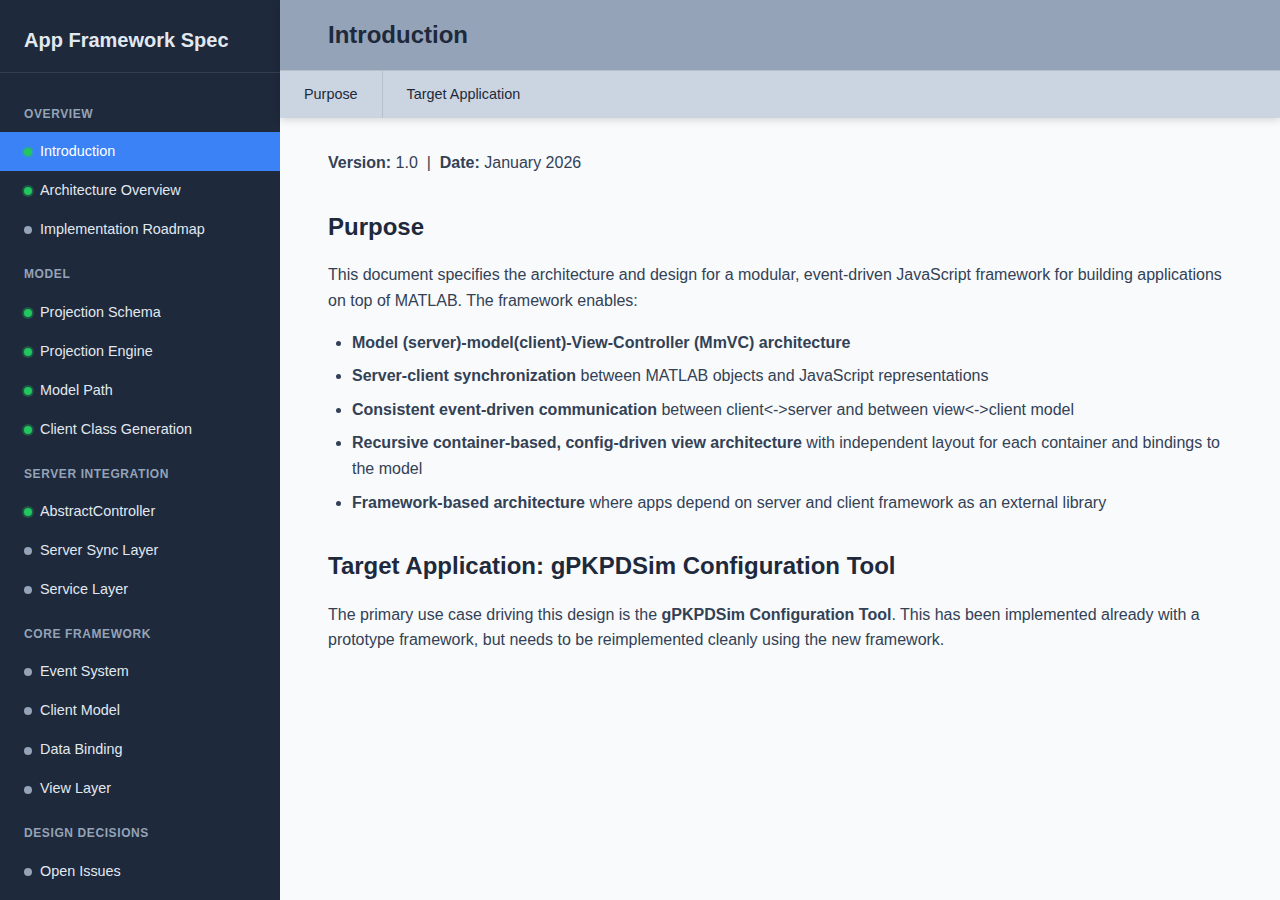
<file: doc/index.html>
<!DOCTYPE html>
<html lang="en">
<head>
  <meta charset="UTF-8">
  <meta name="viewport" content="width=device-width, initial-scale=1.0">
  <title>App Framework Specification</title>
  <link rel="stylesheet" href="css/styles.css">
</head>
<body>
  <div class="container">
    <aside class="sidebar">
      <h1>App Framework Spec</h1>
      <nav>
        <ul>
          <li class="section-header">Overview</li>
          <li><a href="index.html" class="active"><span class="status-dot ready"></span>Introduction</a></li>
          <li><a href="architecture.html"><span class="status-dot ready"></span>Architecture Overview</a></li>
          <li><a href="roadmap.html"><span class="status-dot unreviewed"></span>Implementation Roadmap</a></li>
          
          <li class="section-header">Model</li>
          <li><a href="projection-schema.html"><span class="status-dot ready"></span>Projection Schema</a></li>
          <li><a href="projection-engine.html"><span class="status-dot ready"></span>Projection Engine</a></li>
          <li><a href="model-path.html"><span class="status-dot ready"></span>Model Path</a></li>
          <li><a href="client-classes.html"><span class="status-dot ready"></span>Client Class Generation</a></li>
          
          <li class="section-header">Server Integration</li>
          <li><a href="abstract-controller.html"><span class="status-dot ready"></span>AbstractController</a></li>
          <li><a href="server-sync.html"><span class="status-dot unreviewed"></span>Server Sync Layer</a></li>
          <li><a href="service-layer.html"><span class="status-dot unreviewed"></span>Service Layer</a></li>
          
          <li class="section-header">Core Framework</li>
          <li><a href="event-system.html"><span class="status-dot unreviewed"></span>Event System</a></li>
          <li><a href="client-model.html"><span class="status-dot unreviewed"></span>Client Model</a></li>
          <li><a href="binding.html"><span class="status-dot unreviewed"></span>Data Binding</a></li>
          <li><a href="view-layer.html"><span class="status-dot unreviewed"></span>View Layer</a></li>
          
          <li class="section-header">Design Decisions</li>
          <li><a href="open-issues.html"><span class="status-dot unreviewed"></span>Open Issues</a></li>
          <li><a href="coding-guidelines.html"><span class="status-dot unreviewed"></span>Coding Guidelines</a></li>
        </ul>
      </nav>
    </aside>
    
    <main class="main-content">
      <div class="page-header">
        <h1>Introduction</h1>
        <nav class="page-nav">
          <a href="#purpose" class="page-nav-item">Purpose</a>
          <a href="#target-app" class="page-nav-item">Target Application</a>
        </nav>
      </div>

      <p><strong>Version:</strong> 1.0 &nbsp;|&nbsp; <strong>Date:</strong> January 2026</p>
      
      <h2 id="purpose">Purpose</h2>
      <p>This document specifies the architecture and design for a modular, event-driven JavaScript framework for building applications on top of MATLAB. The framework enables:</p>
      <ul>
        <li><strong>Model (server)-model(client)-View-Controller (MmVC) architecture</strong></li>
        <li><strong>Server-client synchronization</strong> between MATLAB objects and JavaScript representations</li>
        <li><strong>Consistent event-driven communication</strong> between client&lt;-&gt;server and between view&lt;-&gt;client model</li>
        <li><strong>Recursive container-based, config-driven view architecture</strong> with independent layout for each container and bindings to the model</li>
        <li><strong>Framework-based architecture</strong> where apps depend on server and client framework as an external library</li>
      </ul>
      
      <h2 id="target-app">Target Application: gPKPDSim Configuration Tool</h2>
      <p>The primary use case driving this design is the <strong>gPKPDSim Configuration Tool</strong>.
      This has been implemented already with a prototype framework, but needs to be reimplemented cleanly using the new framework.</p>
    </main>
  </div>
</body>
</html>
</file>
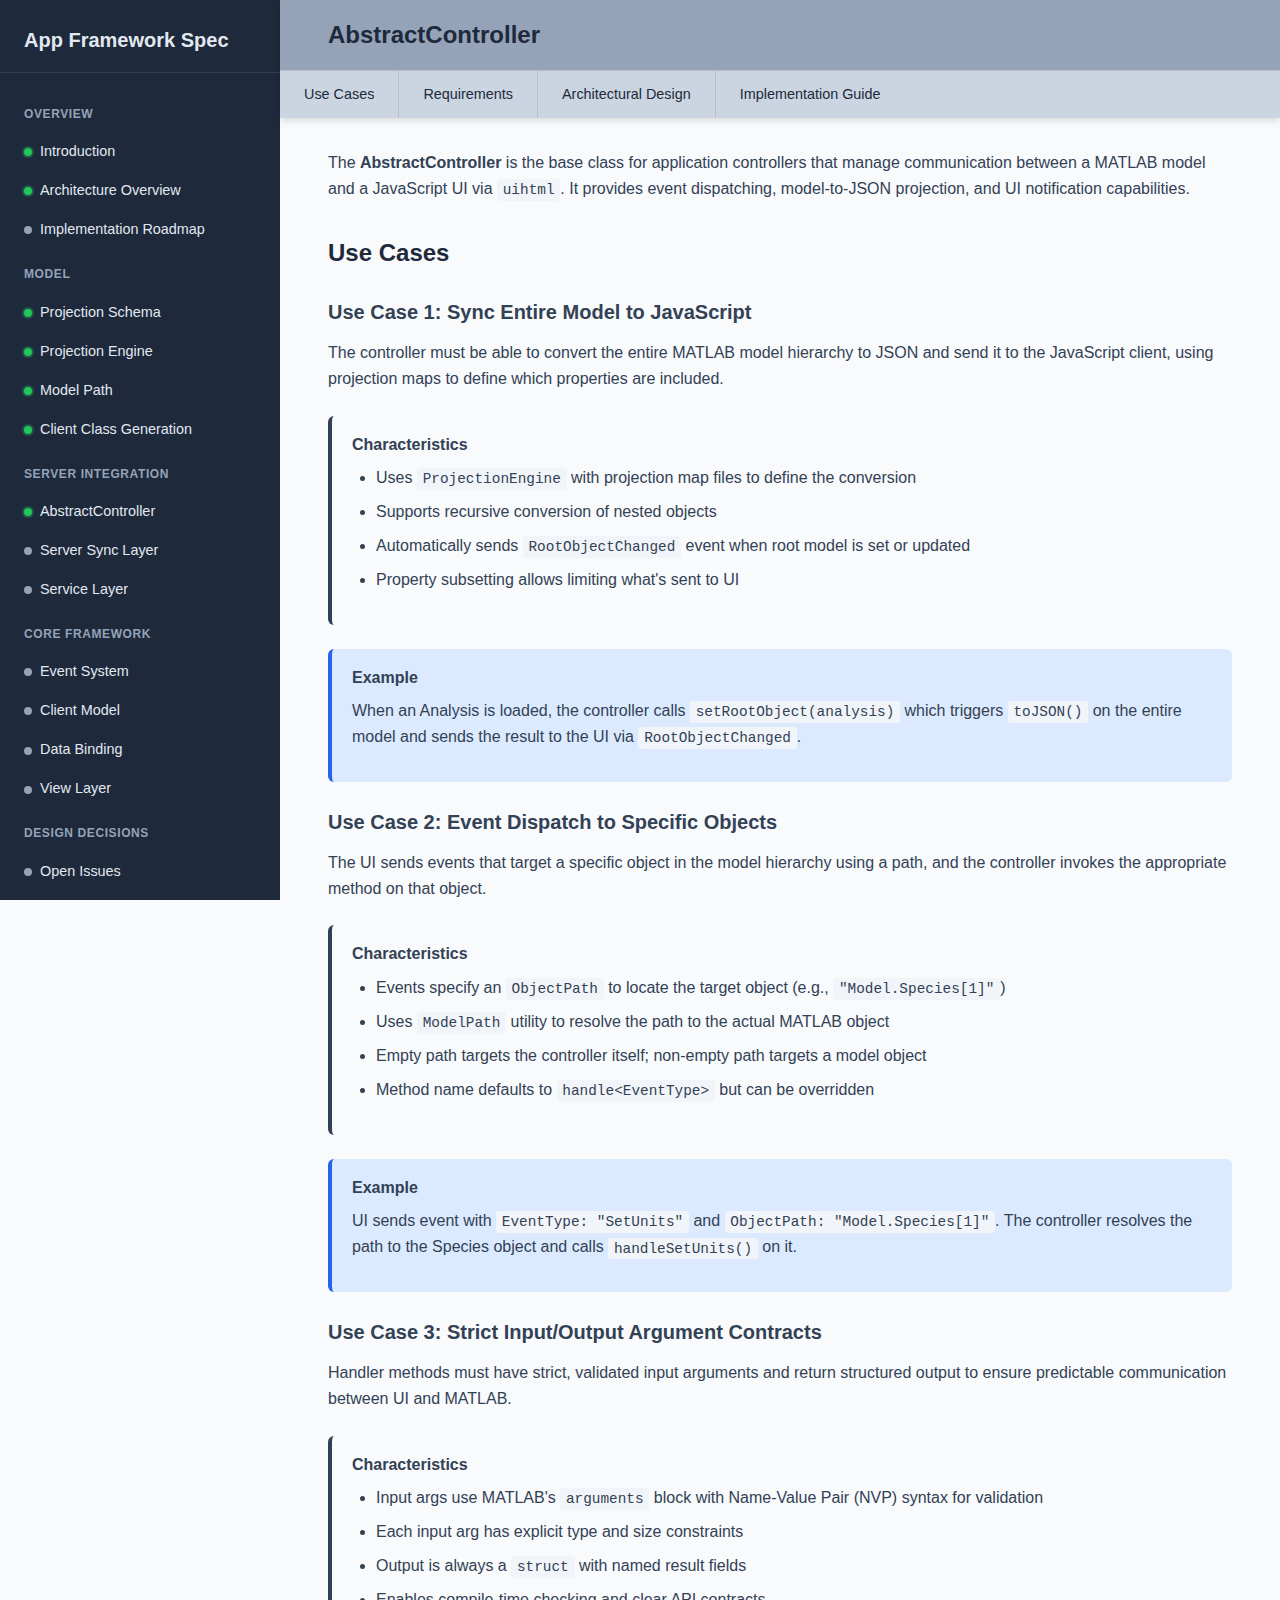
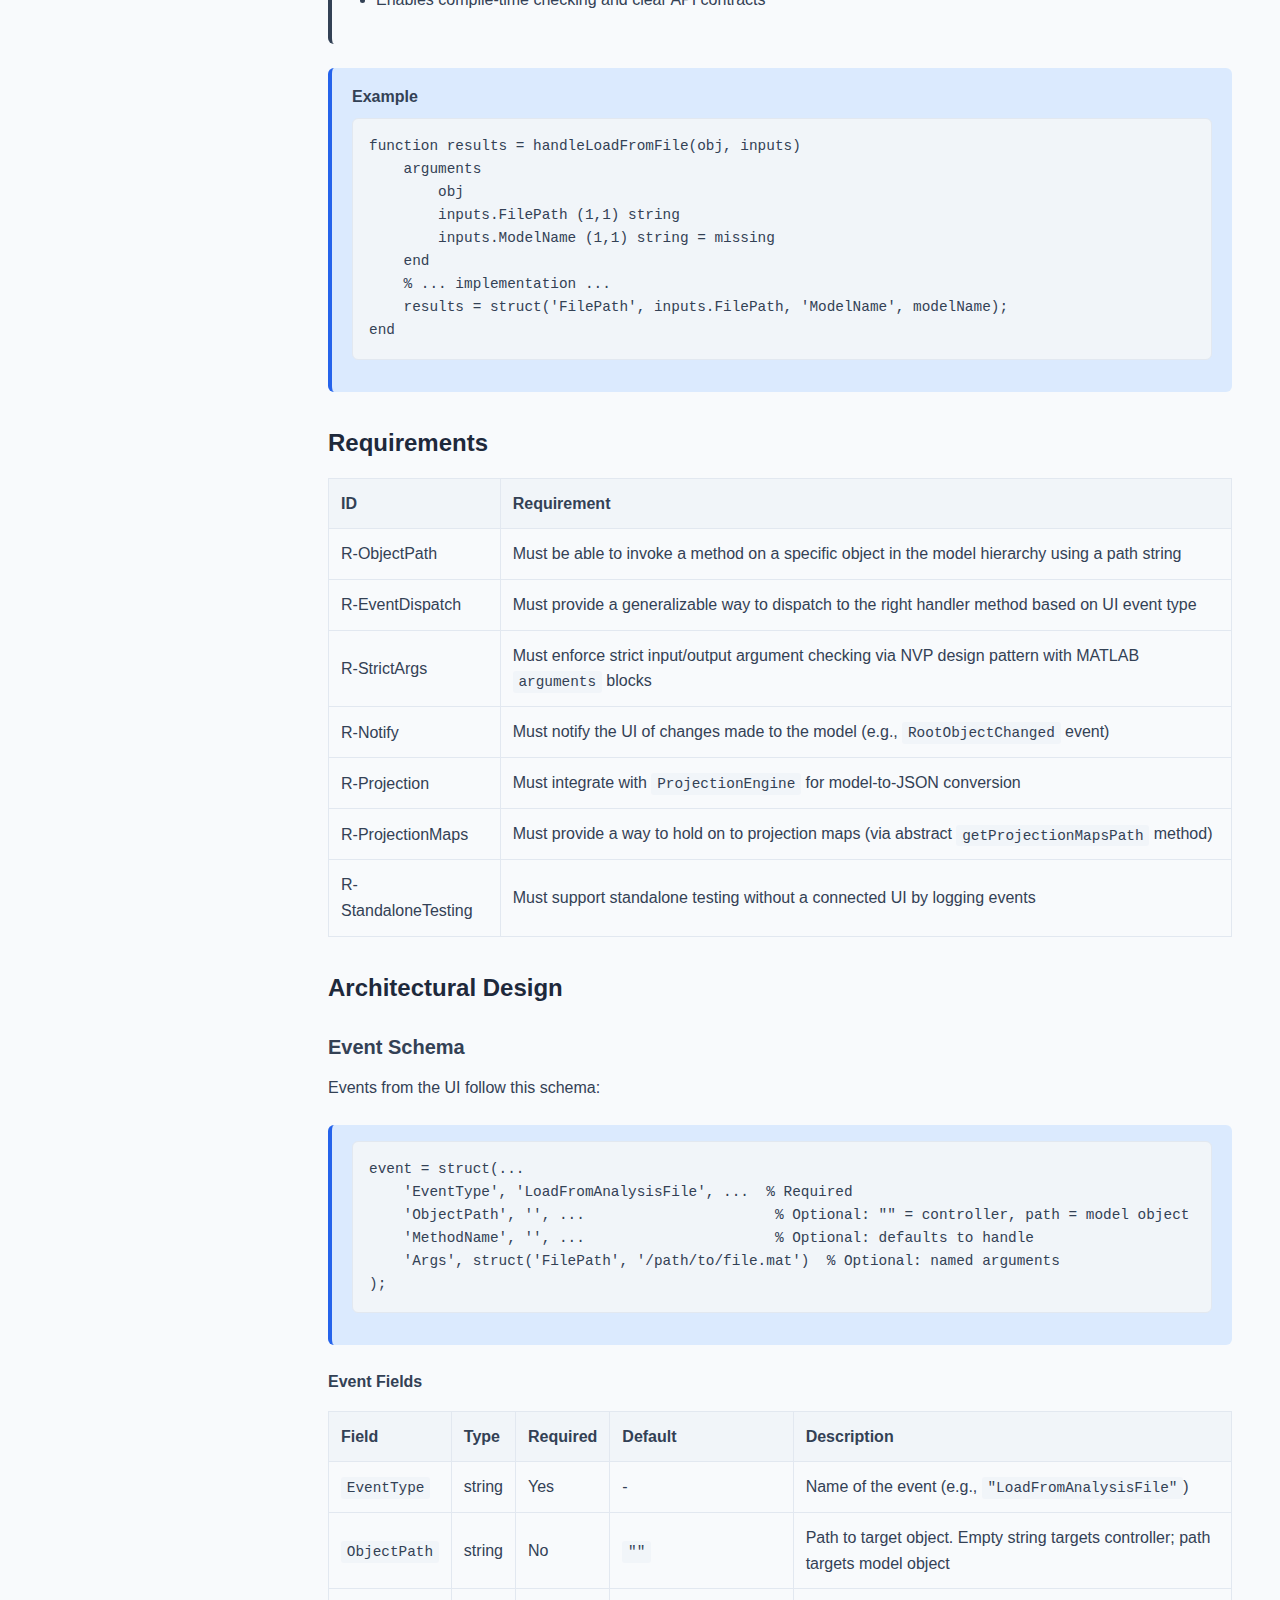
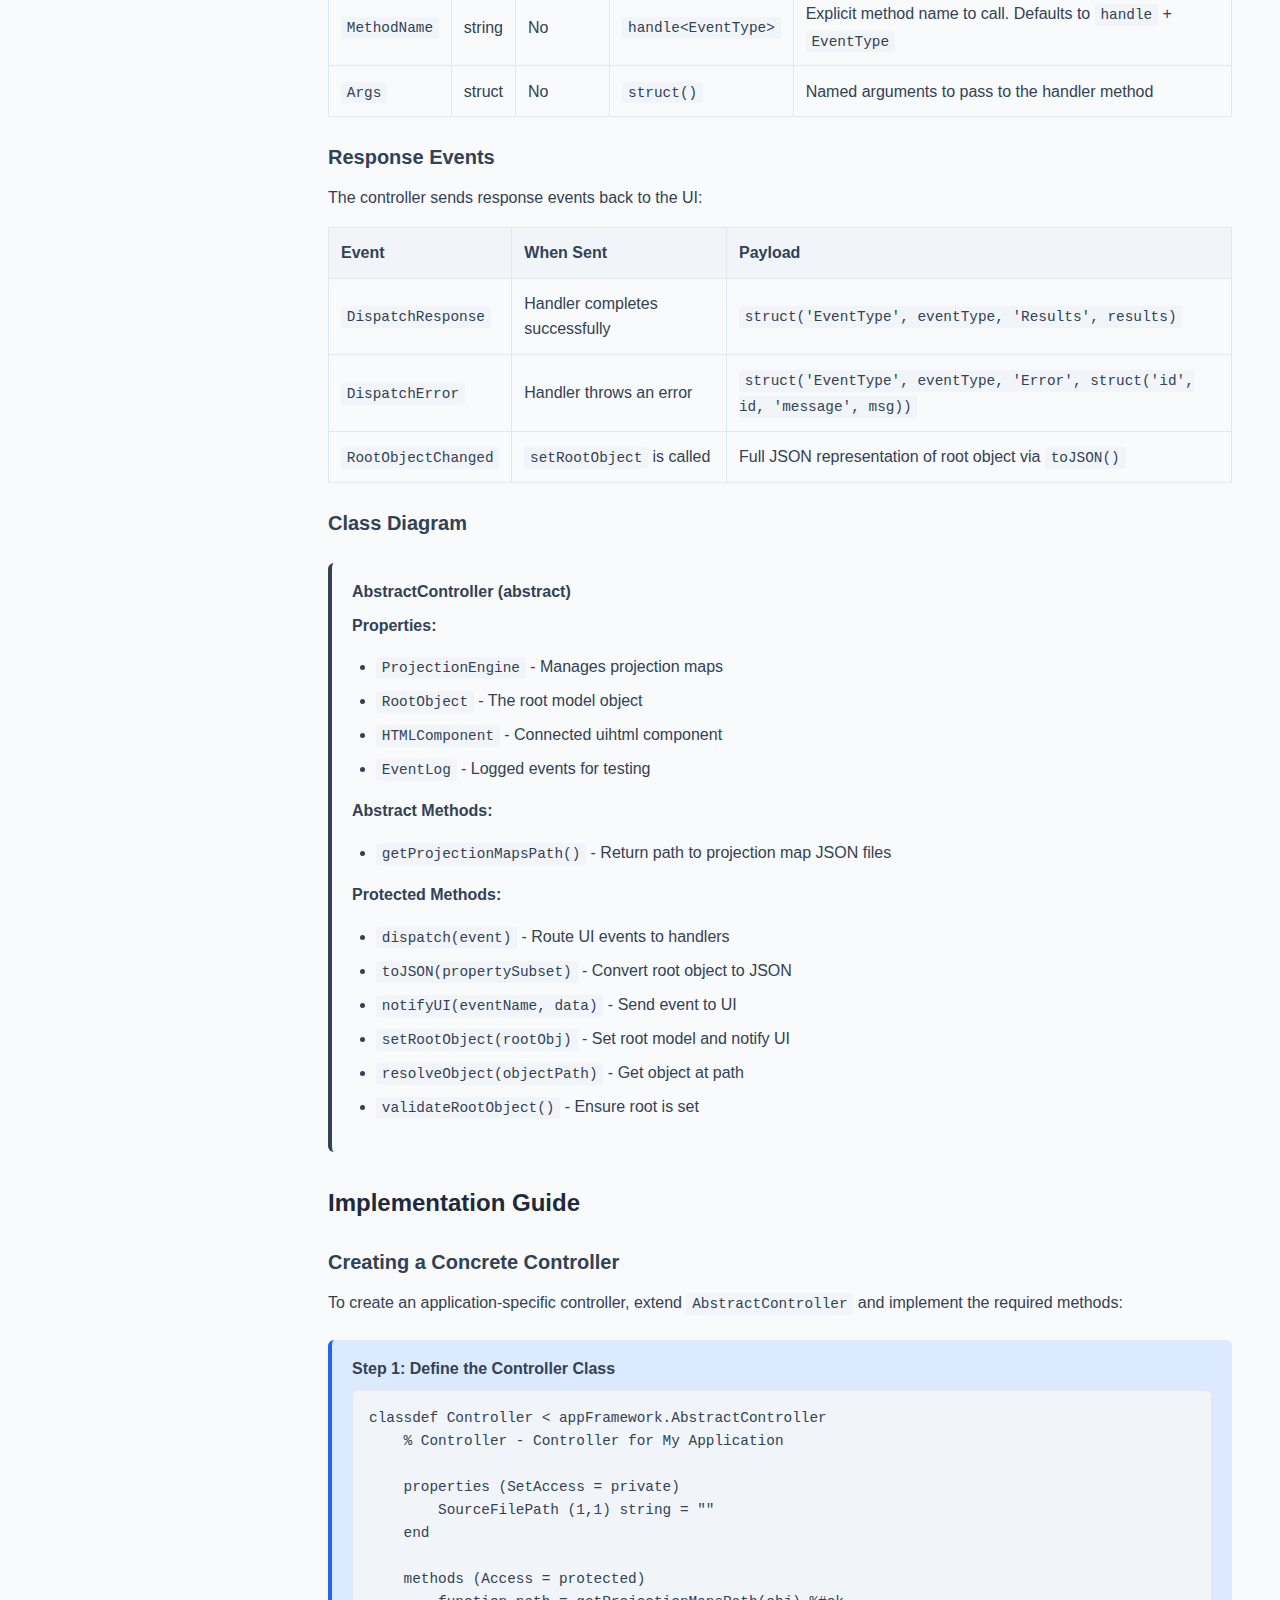
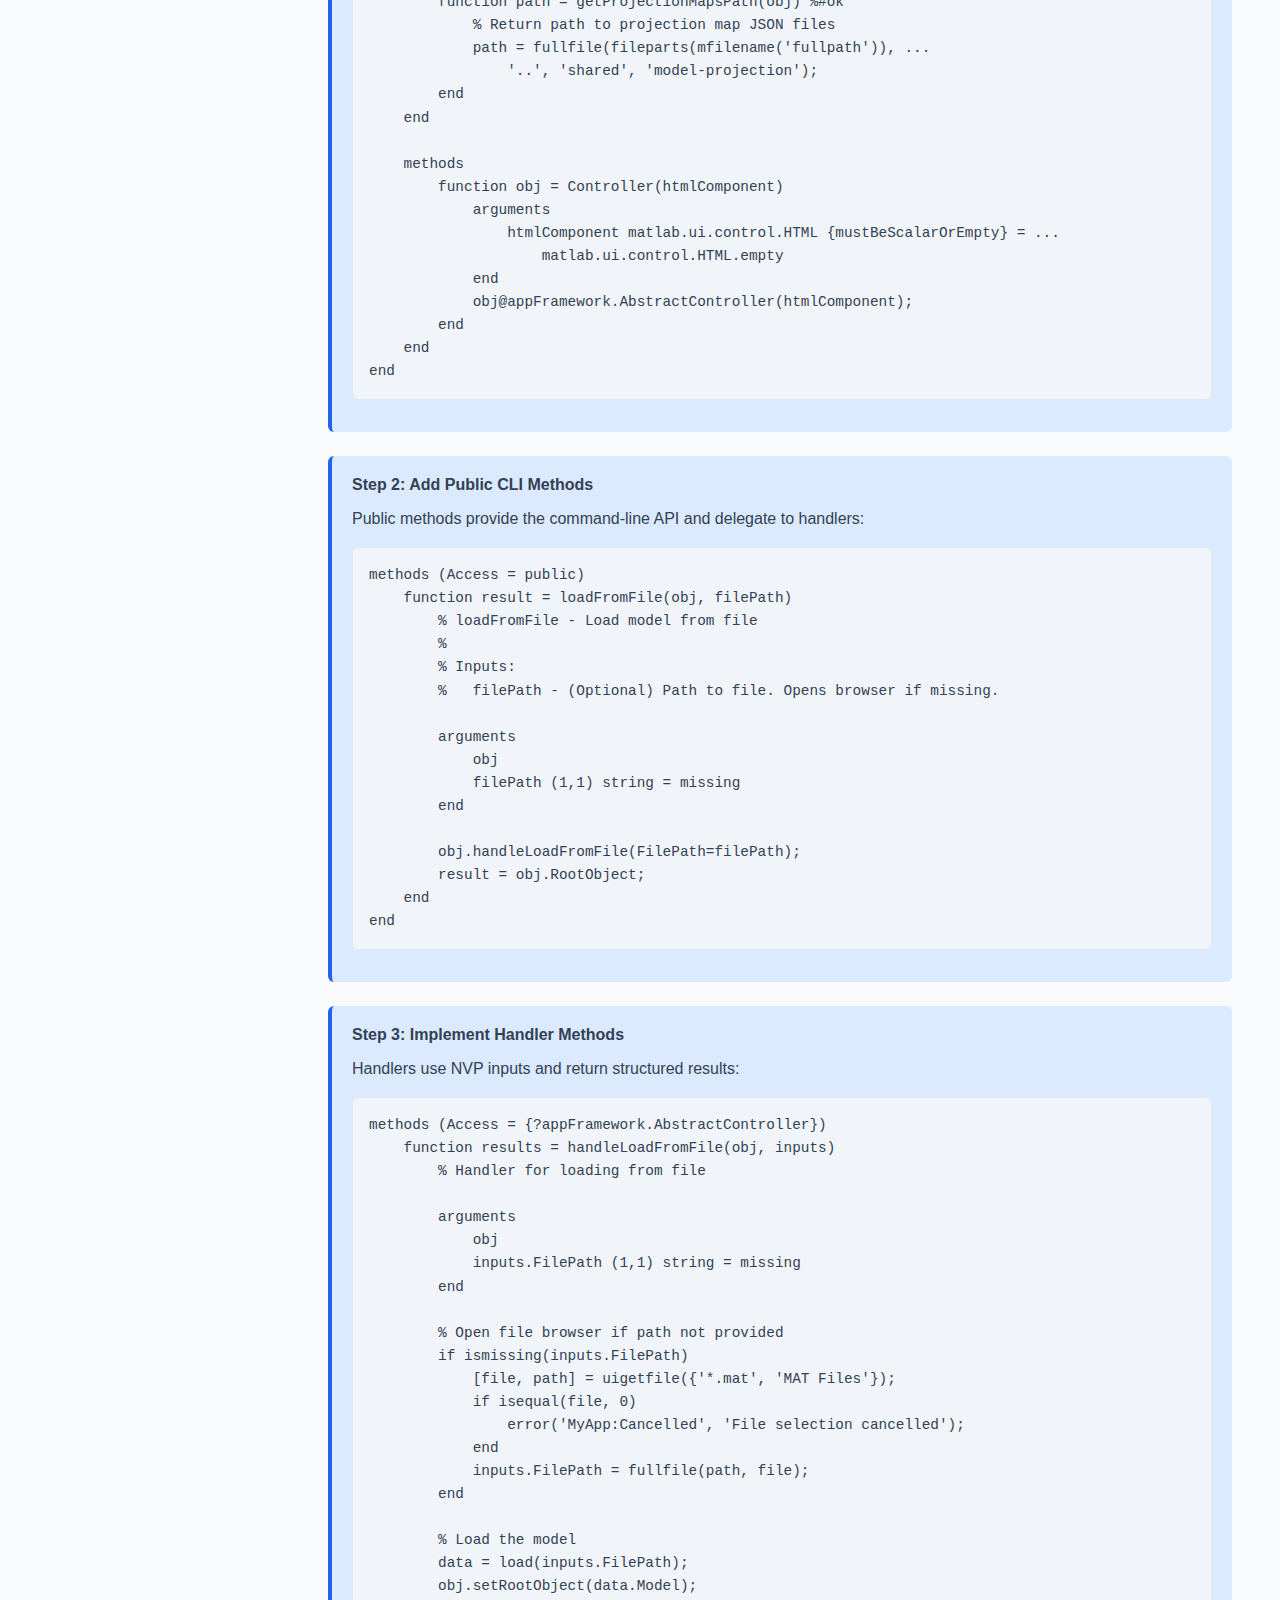
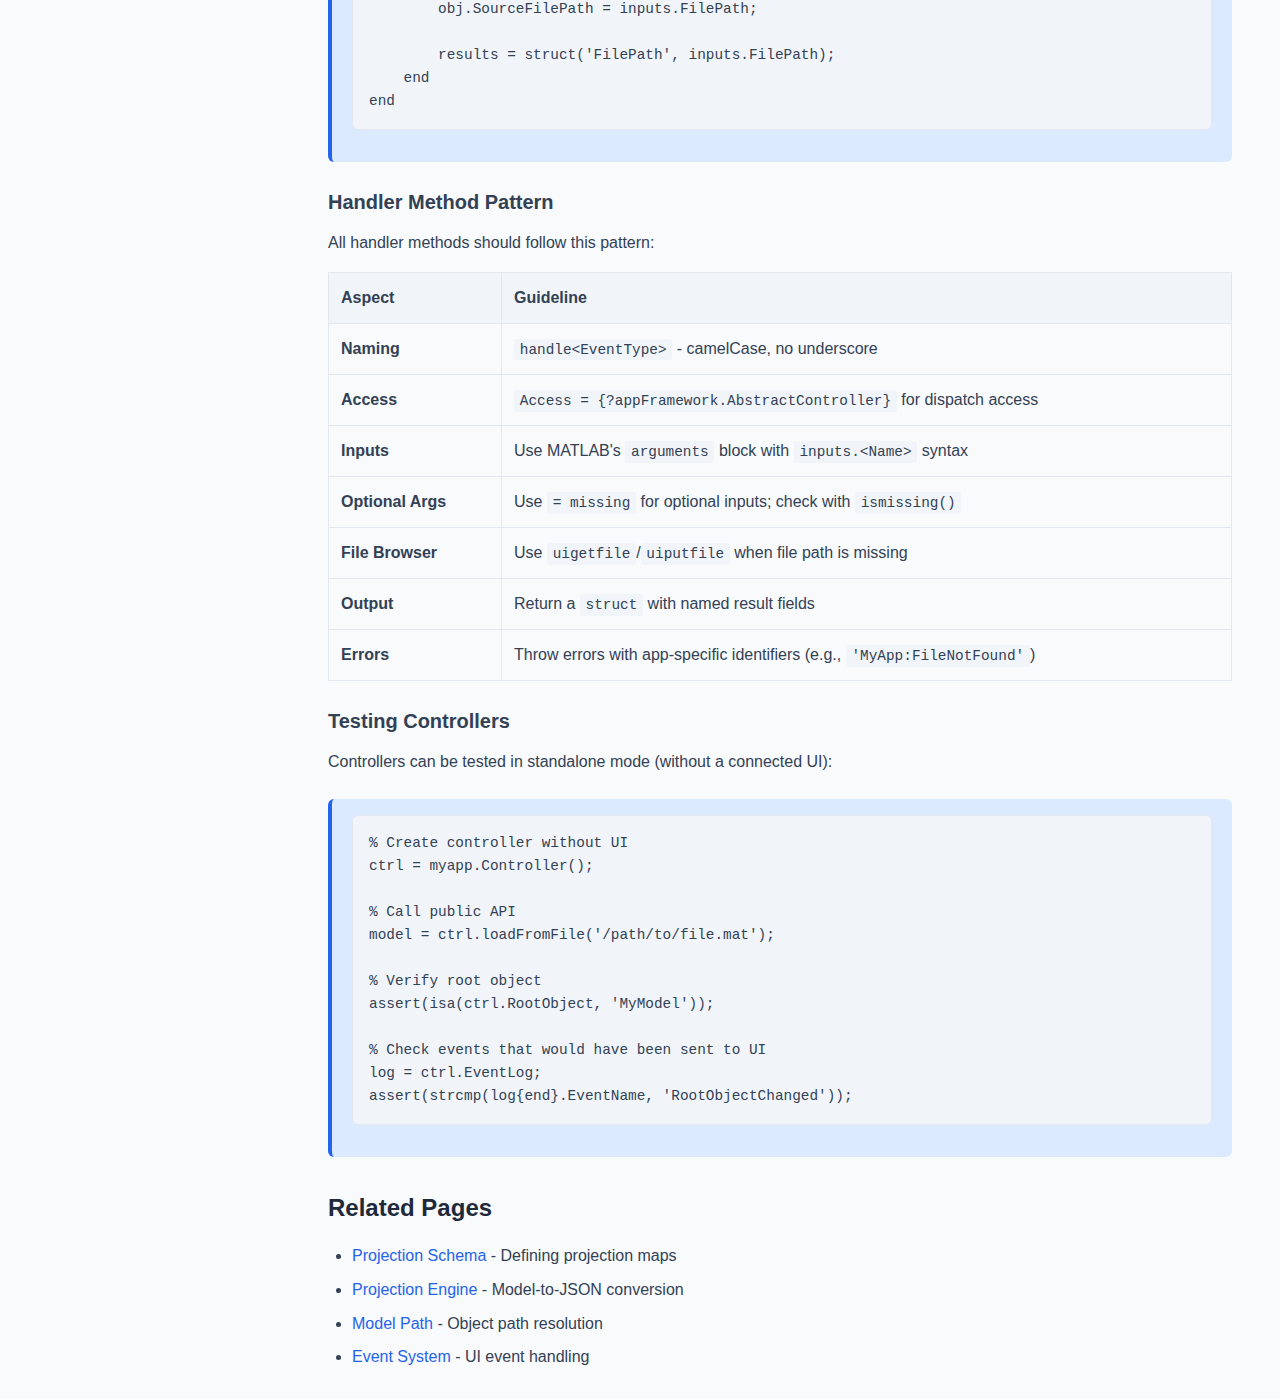
<file: doc/abstract-controller.html>
<!DOCTYPE html>
<html lang="en">

<head>
  <meta charset="UTF-8">
  <meta name="viewport" content="width=device-width, initial-scale=1.0">
  <title>AbstractController - App Framework Spec</title>
  <link rel="stylesheet" href="css/styles.css">
</head>

<body>
  <div class="container">
    <aside class="sidebar">
      <h1>App Framework Spec</h1>
      <nav>
        <ul>
          <li class="section-header">Overview</li>
          <li><a href="index.html"><span class="status-dot ready"></span>Introduction</a></li>
          <li><a href="architecture.html"><span class="status-dot ready"></span>Architecture Overview</a></li>
          <li><a href="roadmap.html"><span class="status-dot unreviewed"></span>Implementation Roadmap</a></li>

          <li class="section-header">Model</li>
          <li><a href="projection-schema.html"><span class="status-dot ready"></span>Projection Schema</a></li>
          <li><a href="projection-engine.html"><span class="status-dot ready"></span>Projection Engine</a></li>
          <li><a href="model-path.html"><span class="status-dot ready"></span>Model Path</a></li>
          <li><a href="client-classes.html"><span class="status-dot ready"></span>Client Class Generation</a></li>

          <li class="section-header">Server Integration</li>
          <li><a href="abstract-controller.html"><span class="status-dot ready"></span>AbstractController</a></li>
          <li><a href="server-sync.html"><span class="status-dot unreviewed"></span>Server Sync Layer</a></li>
          <li><a href="service-layer.html"><span class="status-dot unreviewed"></span>Service Layer</a></li>

          <li class="section-header">Core Framework</li>
          <li><a href="event-system.html"><span class="status-dot unreviewed"></span>Event System</a></li>
          <li><a href="client-model.html"><span class="status-dot unreviewed"></span>Client Model</a></li>
          <li><a href="binding.html"><span class="status-dot unreviewed"></span>Data Binding</a></li>
          <li><a href="view-layer.html"><span class="status-dot unreviewed"></span>View Layer</a></li>

          <li class="section-header">Design Decisions</li>
          <li><a href="open-issues.html"><span class="status-dot unreviewed"></span>Open Issues</a></li>
          <li><a href="coding-guidelines.html"><span class="status-dot unreviewed"></span>Coding Guidelines</a></li>
        </ul>
      </nav>
    </aside>

    <main class="main-content">
      <div class="page-header">
        <h1>AbstractController</h1>
        <nav class="page-nav">
          <a href="#use-cases" class="page-nav-item">Use Cases</a>
          <a href="#requirements" class="page-nav-item">Requirements</a>
          <a href="#design" class="page-nav-item">Architectural Design</a>
          <a href="#implementation" class="page-nav-item">Implementation Guide</a>
        </nav>
      </div>

      <p>The <strong>AbstractController</strong> is the base class for application controllers that manage communication
        between a MATLAB model and a JavaScript UI via <code>uihtml</code>. It provides event dispatching, model-to-JSON
        projection, and UI notification capabilities.</p>

      <h2 id="use-cases">Use Cases</h2>

      <h3>Use Case 1: Sync Entire Model to JavaScript</h3>
      <p>The controller must be able to convert the entire MATLAB model hierarchy to JSON and send it to the JavaScript
        client, using projection maps to define which properties are included.</p>

      <div class="callout callout-info">
        <h4>Characteristics</h4>
        <ul>
          <li>Uses <code>ProjectionEngine</code> with projection map files to define the conversion</li>
          <li>Supports recursive conversion of nested objects</li>
          <li>Automatically sends <code>RootObjectChanged</code> event when root model is set or updated</li>
          <li>Property subsetting allows limiting what's sent to UI</li>
        </ul>
      </div>

      <div class="callout callout-example">
        <h4>Example</h4>
        <p>When an Analysis is loaded, the controller calls <code>setRootObject(analysis)</code> which triggers
          <code>toJSON()</code> on the entire model and sends the result to the UI via <code>RootObjectChanged</code>.</p>
      </div>

      <h3>Use Case 2: Event Dispatch to Specific Objects</h3>
      <p>The UI sends events that target a specific object in the model hierarchy using a path, and the controller
        invokes the appropriate method on that object.</p>

      <div class="callout callout-info">
        <h4>Characteristics</h4>
        <ul>
          <li>Events specify an <code>ObjectPath</code> to locate the target object (e.g., <code>"Model.Species[1]"</code>)</li>
          <li>Uses <code>ModelPath</code> utility to resolve the path to the actual MATLAB object</li>
          <li>Empty path targets the controller itself; non-empty path targets a model object</li>
          <li>Method name defaults to <code>handle&lt;EventType&gt;</code> but can be overridden</li>
        </ul>
      </div>

      <div class="callout callout-example">
        <h4>Example</h4>
        <p>UI sends event with <code>EventType: "SetUnits"</code> and <code>ObjectPath: "Model.Species[1]"</code>.
          The controller resolves the path to the Species object and calls <code>handleSetUnits()</code> on it.</p>
      </div>

      <h3>Use Case 3: Strict Input/Output Argument Contracts</h3>
      <p>Handler methods must have strict, validated input arguments and return structured output to ensure
        predictable communication between UI and MATLAB.</p>

      <div class="callout callout-info">
        <h4>Characteristics</h4>
        <ul>
          <li>Input args use MATLAB's <code>arguments</code> block with Name-Value Pair (NVP) syntax for validation</li>
          <li>Each input arg has explicit type and size constraints</li>
          <li>Output is always a <code>struct</code> with named result fields</li>
          <li>Enables compile-time checking and clear API contracts</li>
        </ul>
      </div>

      <div class="callout callout-example">
        <h4>Example</h4>
        <pre><code class="language-matlab">function results = handleLoadFromFile(obj, inputs)
    arguments
        obj
        inputs.FilePath (1,1) string
        inputs.ModelName (1,1) string = missing
    end
    % ... implementation ...
    results = struct('FilePath', inputs.FilePath, 'ModelName', modelName);
end</code></pre>
      </div>

      <h2 id="requirements">Requirements</h2>

      <table>
        <thead>
          <tr>
            <th>ID</th>
            <th>Requirement</th>
          </tr>
        </thead>
        <tbody>
          <tr>
            <td>R-ObjectPath</td>
            <td>Must be able to invoke a method on a specific object in the model hierarchy using a path string</td>
          </tr>
          <tr>
            <td>R-EventDispatch</td>
            <td>Must provide a generalizable way to dispatch to the right handler method based on UI event type</td>
          </tr>
          <tr>
            <td>R-StrictArgs</td>
            <td>Must enforce strict input/output argument checking via NVP design pattern with MATLAB <code>arguments</code> blocks</td>
          </tr>
          <tr>
            <td>R-Notify</td>
            <td>Must notify the UI of changes made to the model (e.g., <code>RootObjectChanged</code> event)</td>
          </tr>
          <tr>
            <td>R-Projection</td>
            <td>Must integrate with <code>ProjectionEngine</code> for model-to-JSON conversion</td>
          </tr>
          <tr>
            <td>R-ProjectionMaps</td>
            <td>Must provide a way to hold on to projection maps (via abstract <code>getProjectionMapsPath</code> method)</td>
          </tr>
          <tr>
            <td>R-StandaloneTesting</td>
            <td>Must support standalone testing without a connected UI by logging events</td>
          </tr>
        </tbody>
      </table>

      <h2 id="design">Architectural Design</h2>

      <h3>Event Schema</h3>
      <p>Events from the UI follow this schema:</p>

      <div class="callout callout-example">
        <pre><code class="language-matlab">event = struct(...
    'EventType', 'LoadFromAnalysisFile', ...  % Required
    'ObjectPath', '', ...                      % Optional: "" = controller, path = model object
    'MethodName', '', ...                      % Optional: defaults to handle<EventType>
    'Args', struct('FilePath', '/path/to/file.mat')  % Optional: named arguments
);</code></pre>
      </div>

      <h4>Event Fields</h4>

      <table>
        <thead>
          <tr>
            <th>Field</th>
            <th>Type</th>
            <th>Required</th>
            <th>Default</th>
            <th>Description</th>
          </tr>
        </thead>
        <tbody>
          <tr>
            <td><code>EventType</code></td>
            <td>string</td>
            <td>Yes</td>
            <td>-</td>
            <td>Name of the event (e.g., <code>"LoadFromAnalysisFile"</code>)</td>
          </tr>
          <tr>
            <td><code>ObjectPath</code></td>
            <td>string</td>
            <td>No</td>
            <td><code>""</code></td>
            <td>Path to target object. Empty string targets controller; path targets model object</td>
          </tr>
          <tr>
            <td><code>MethodName</code></td>
            <td>string</td>
            <td>No</td>
            <td><code>handle&lt;EventType&gt;</code></td>
            <td>Explicit method name to call. Defaults to <code>handle</code> + <code>EventType</code></td>
          </tr>
          <tr>
            <td><code>Args</code></td>
            <td>struct</td>
            <td>No</td>
            <td><code>struct()</code></td>
            <td>Named arguments to pass to the handler method</td>
          </tr>
        </tbody>
      </table>

      <h3>Response Events</h3>
      <p>The controller sends response events back to the UI:</p>

      <table>
        <thead>
          <tr>
            <th>Event</th>
            <th>When Sent</th>
            <th>Payload</th>
          </tr>
        </thead>
        <tbody>
          <tr>
            <td><code>DispatchResponse</code></td>
            <td>Handler completes successfully</td>
            <td><code>struct('EventType', eventType, 'Results', results)</code></td>
          </tr>
          <tr>
            <td><code>DispatchError</code></td>
            <td>Handler throws an error</td>
            <td><code>struct('EventType', eventType, 'Error', struct('id', id, 'message', msg))</code></td>
          </tr>
          <tr>
            <td><code>RootObjectChanged</code></td>
            <td><code>setRootObject</code> is called</td>
            <td>Full JSON representation of root object via <code>toJSON()</code></td>
          </tr>
        </tbody>
      </table>

      <h3>Class Diagram</h3>

      <div class="callout callout-info">
        <h4>AbstractController (abstract)</h4>
        <p><strong>Properties:</strong></p>
        <ul>
          <li><code>ProjectionEngine</code> - Manages projection maps</li>
          <li><code>RootObject</code> - The root model object</li>
          <li><code>HTMLComponent</code> - Connected uihtml component</li>
          <li><code>EventLog</code> - Logged events for testing</li>
        </ul>
        <p><strong>Abstract Methods:</strong></p>
        <ul>
          <li><code>getProjectionMapsPath()</code> - Return path to projection map JSON files</li>
        </ul>
        <p><strong>Protected Methods:</strong></p>
        <ul>
          <li><code>dispatch(event)</code> - Route UI events to handlers</li>
          <li><code>toJSON(propertySubset)</code> - Convert root object to JSON</li>
          <li><code>notifyUI(eventName, data)</code> - Send event to UI</li>
          <li><code>setRootObject(rootObj)</code> - Set root model and notify UI</li>
          <li><code>resolveObject(objectPath)</code> - Get object at path</li>
          <li><code>validateRootObject()</code> - Ensure root is set</li>
        </ul>
      </div>

      <h2 id="implementation">Implementation Guide</h2>

      <h3>Creating a Concrete Controller</h3>

      <p>To create an application-specific controller, extend <code>AbstractController</code> and implement the required
        methods:</p>

      <div class="callout callout-example">
        <h4>Step 1: Define the Controller Class</h4>
        <pre><code class="language-matlab">classdef Controller < appFramework.AbstractController
    % Controller - Controller for My Application
    
    properties (SetAccess = private)
        SourceFilePath (1,1) string = ""
    end
    
    methods (Access = protected)
        function path = getProjectionMapsPath(obj) %#ok<MANU>
            % Return path to projection map JSON files
            path = fullfile(fileparts(mfilename('fullpath')), ...
                '..', 'shared', 'model-projection');
        end
    end
    
    methods
        function obj = Controller(htmlComponent)
            arguments
                htmlComponent matlab.ui.control.HTML {mustBeScalarOrEmpty} = ...
                    matlab.ui.control.HTML.empty
            end
            obj@appFramework.AbstractController(htmlComponent);
        end
    end
end</code></pre>
      </div>

      <div class="callout callout-example">
        <h4>Step 2: Add Public CLI Methods</h4>
        <p>Public methods provide the command-line API and delegate to handlers:</p>
        <pre><code class="language-matlab">methods (Access = public)
    function result = loadFromFile(obj, filePath)
        % loadFromFile - Load model from file
        %
        % Inputs:
        %   filePath - (Optional) Path to file. Opens browser if missing.
        
        arguments
            obj
            filePath (1,1) string = missing
        end
        
        obj.handleLoadFromFile(FilePath=filePath);
        result = obj.RootObject;
    end
end</code></pre>
      </div>

      <div class="callout callout-example">
        <h4>Step 3: Implement Handler Methods</h4>
        <p>Handlers use NVP inputs and return structured results:</p>
        <pre><code class="language-matlab">methods (Access = {?appFramework.AbstractController})
    function results = handleLoadFromFile(obj, inputs)
        % Handler for loading from file
        
        arguments
            obj
            inputs.FilePath (1,1) string = missing
        end
        
        % Open file browser if path not provided
        if ismissing(inputs.FilePath)
            [file, path] = uigetfile({'*.mat', 'MAT Files'});
            if isequal(file, 0)
                error('MyApp:Cancelled', 'File selection cancelled');
            end
            inputs.FilePath = fullfile(path, file);
        end
        
        % Load the model
        data = load(inputs.FilePath);
        obj.setRootObject(data.Model);
        obj.SourceFilePath = inputs.FilePath;
        
        results = struct('FilePath', inputs.FilePath);
    end
end</code></pre>
      </div>

      <h3>Handler Method Pattern</h3>

      <p>All handler methods should follow this pattern:</p>

      <table>
        <thead>
          <tr>
            <th>Aspect</th>
            <th>Guideline</th>
          </tr>
        </thead>
        <tbody>
          <tr>
            <td><strong>Naming</strong></td>
            <td><code>handle&lt;EventType&gt;</code> - camelCase, no underscore</td>
          </tr>
          <tr>
            <td><strong>Access</strong></td>
            <td><code>Access = {?appFramework.AbstractController}</code> for dispatch access</td>
          </tr>
          <tr>
            <td><strong>Inputs</strong></td>
            <td>Use MATLAB's <code>arguments</code> block with <code>inputs.&lt;Name&gt;</code> syntax</td>
          </tr>
          <tr>
            <td><strong>Optional Args</strong></td>
            <td>Use <code>= missing</code> for optional inputs; check with <code>ismissing()</code></td>
          </tr>
          <tr>
            <td><strong>File Browser</strong></td>
            <td>Use <code>uigetfile</code>/<code>uiputfile</code> when file path is missing</td>
          </tr>
          <tr>
            <td><strong>Output</strong></td>
            <td>Return a <code>struct</code> with named result fields</td>
          </tr>
          <tr>
            <td><strong>Errors</strong></td>
            <td>Throw errors with app-specific identifiers (e.g., <code>'MyApp:FileNotFound'</code>)</td>
          </tr>
        </tbody>
      </table>

      <h3>Testing Controllers</h3>

      <p>Controllers can be tested in standalone mode (without a connected UI):</p>

      <div class="callout callout-example">
        <pre><code class="language-matlab">% Create controller without UI
ctrl = myapp.Controller();

% Call public API
model = ctrl.loadFromFile('/path/to/file.mat');

% Verify root object
assert(isa(ctrl.RootObject, 'MyModel'));

% Check events that would have been sent to UI
log = ctrl.EventLog;
assert(strcmp(log{end}.EventName, 'RootObjectChanged'));</code></pre>
      </div>

      <h2>Related Pages</h2>
      <ul>
        <li><a href="projection-schema.html">Projection Schema</a> - Defining projection maps</li>
        <li><a href="projection-engine.html">Projection Engine</a> - Model-to-JSON conversion</li>
        <li><a href="model-path.html">Model Path</a> - Object path resolution</li>
        <li><a href="event-system.html">Event System</a> - UI event handling</li>
      </ul>
    </main>
  </div>
</body>

</html>
</file>
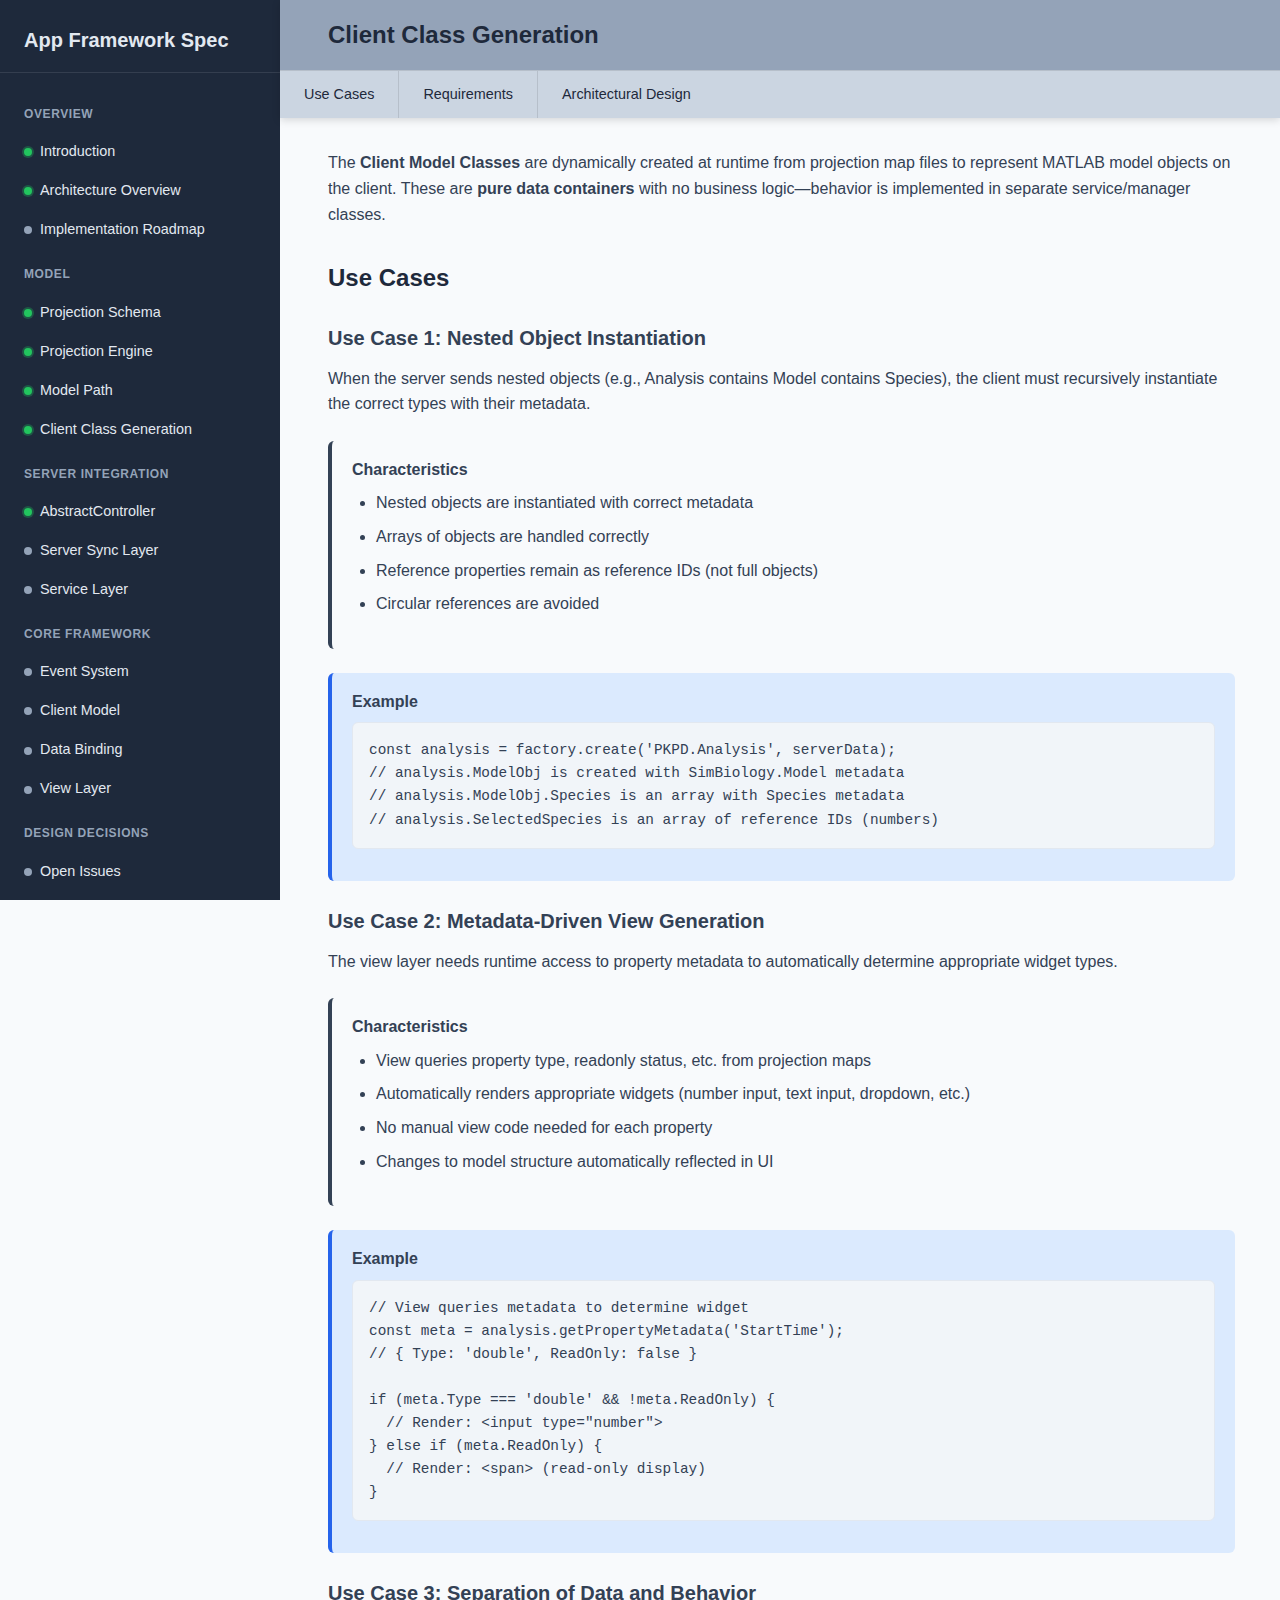
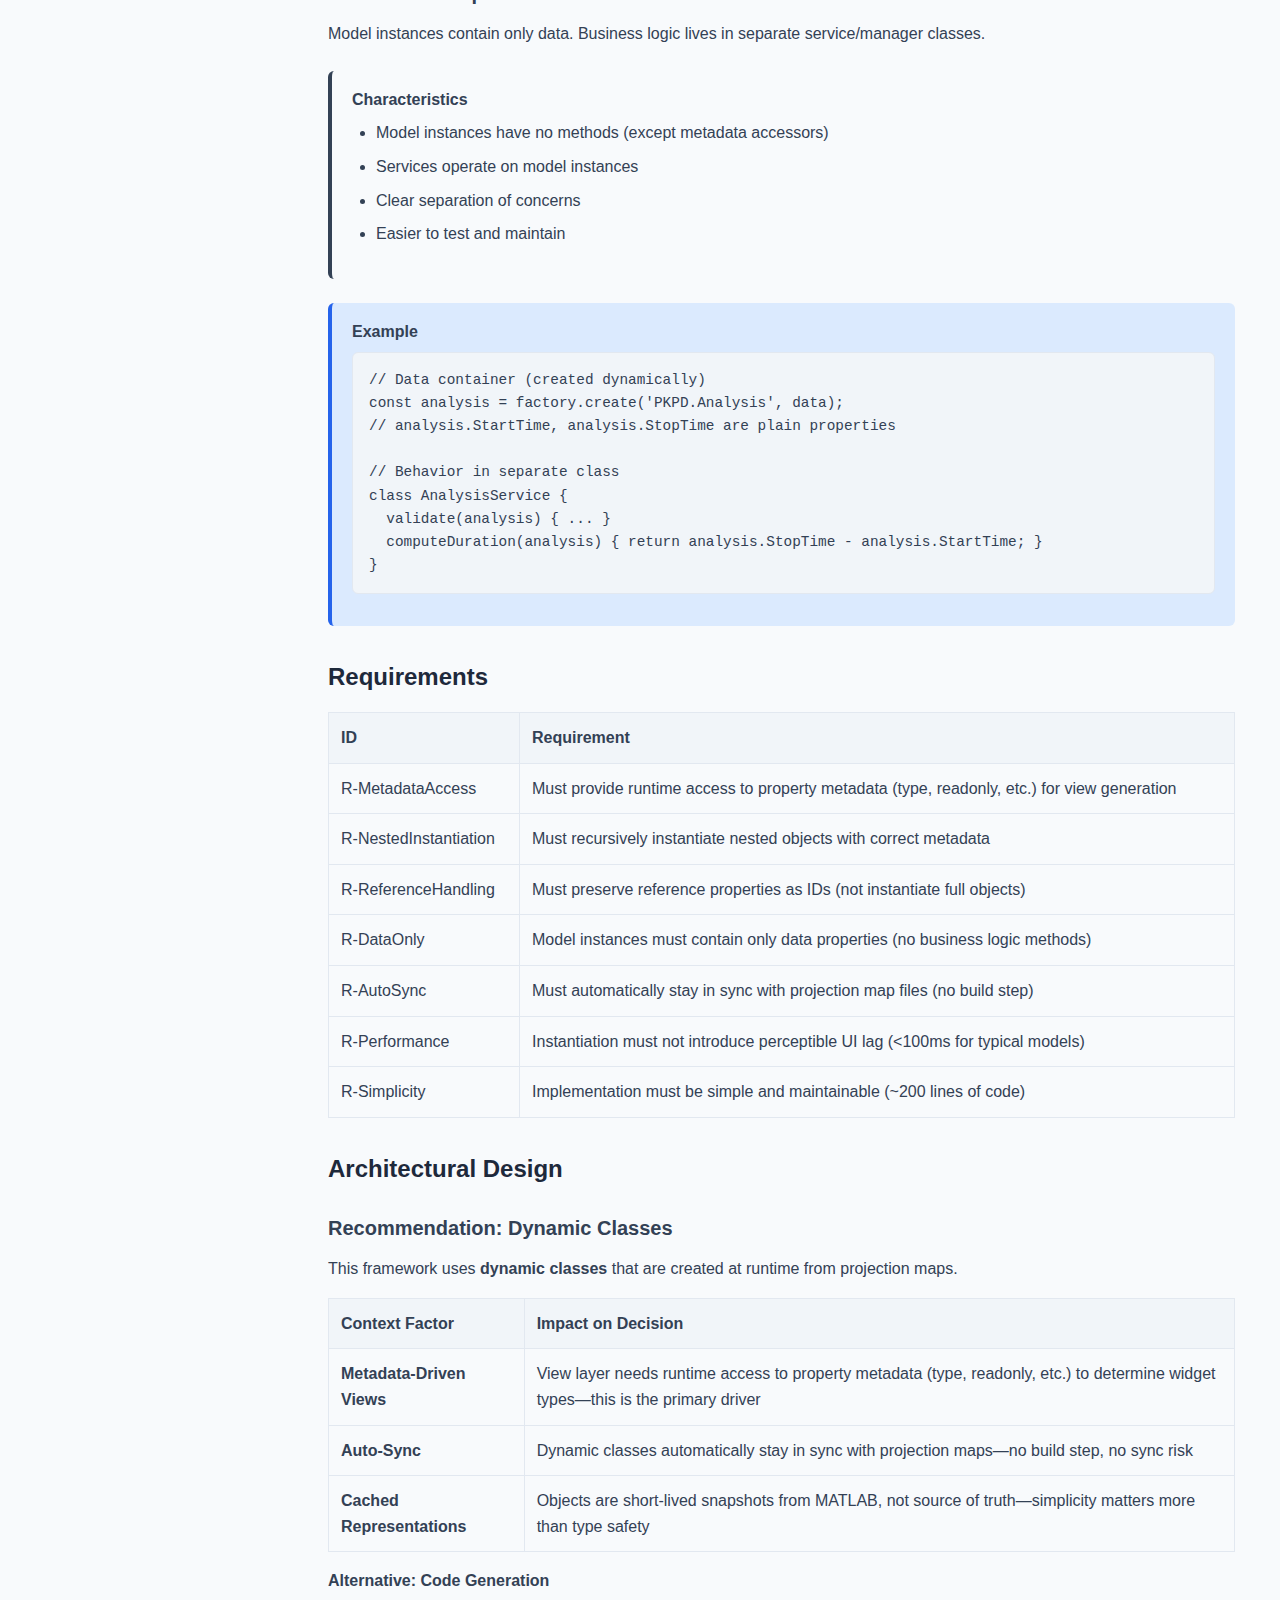
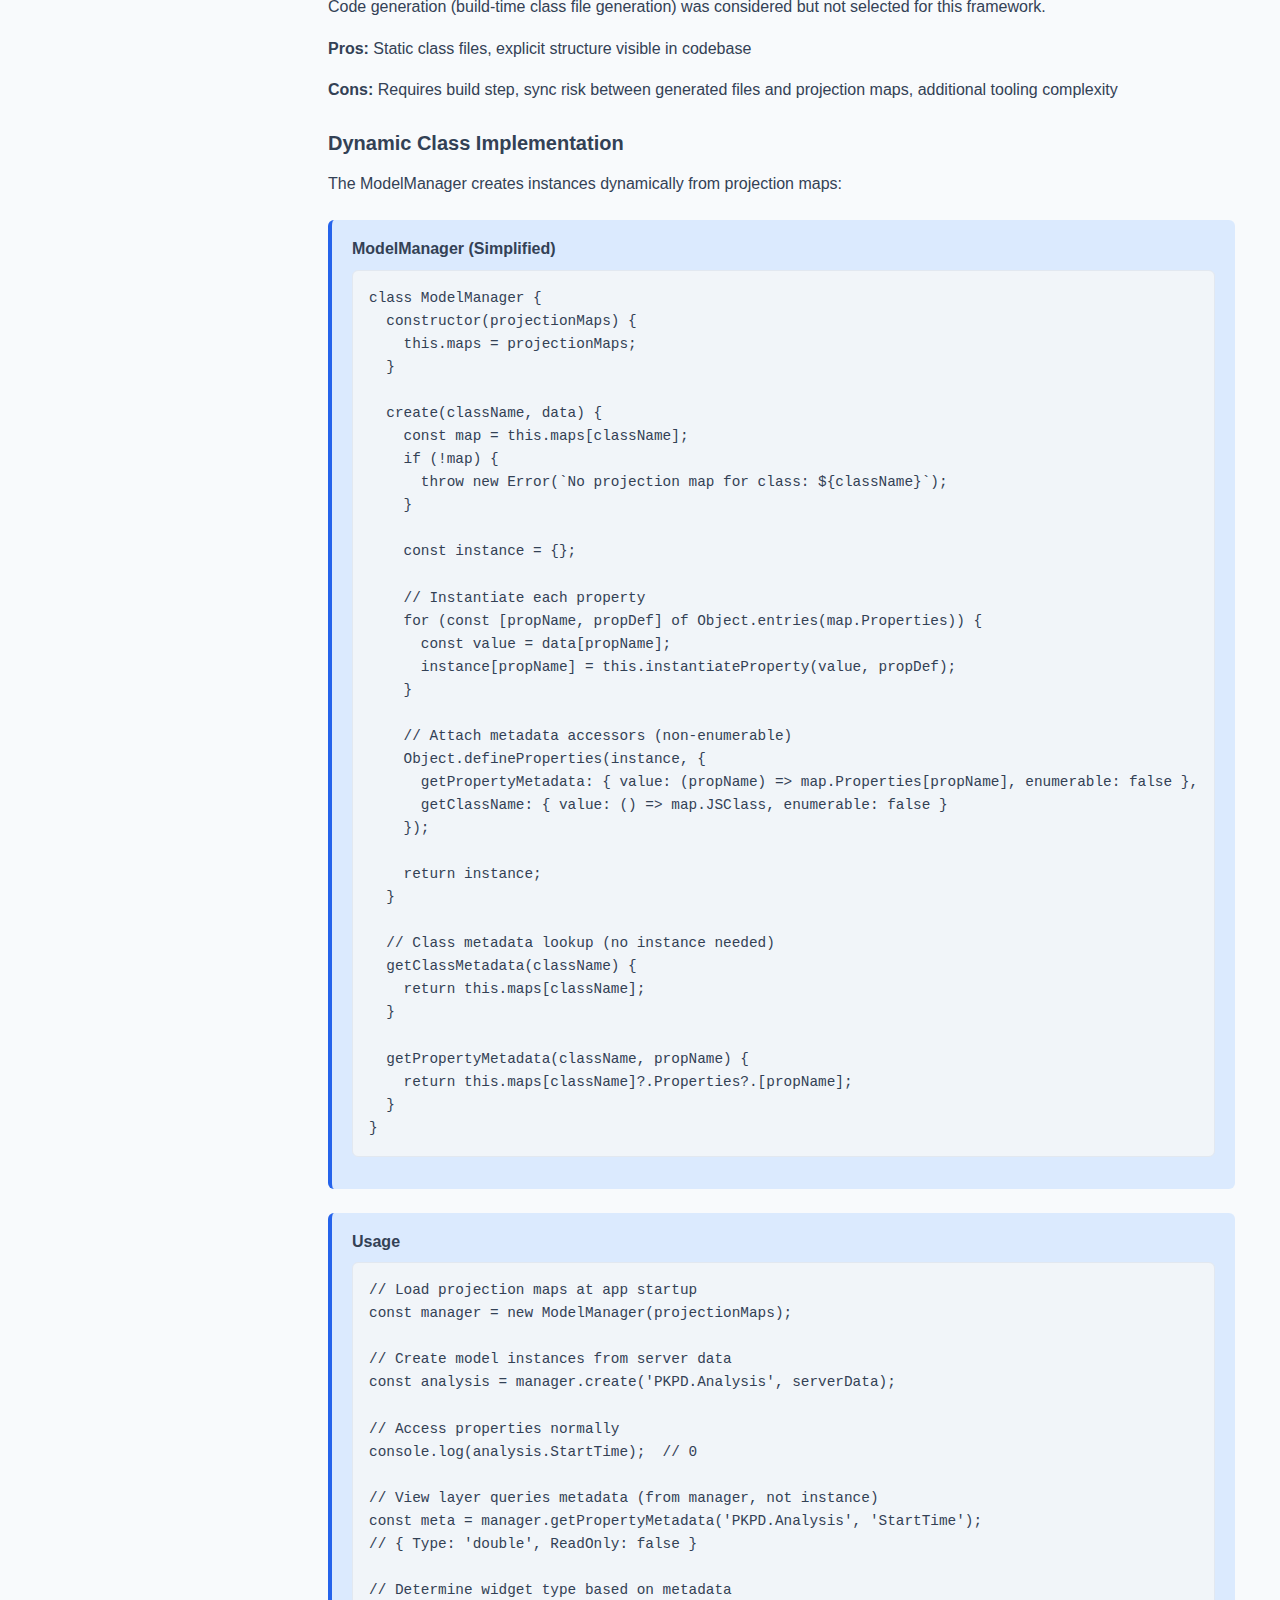
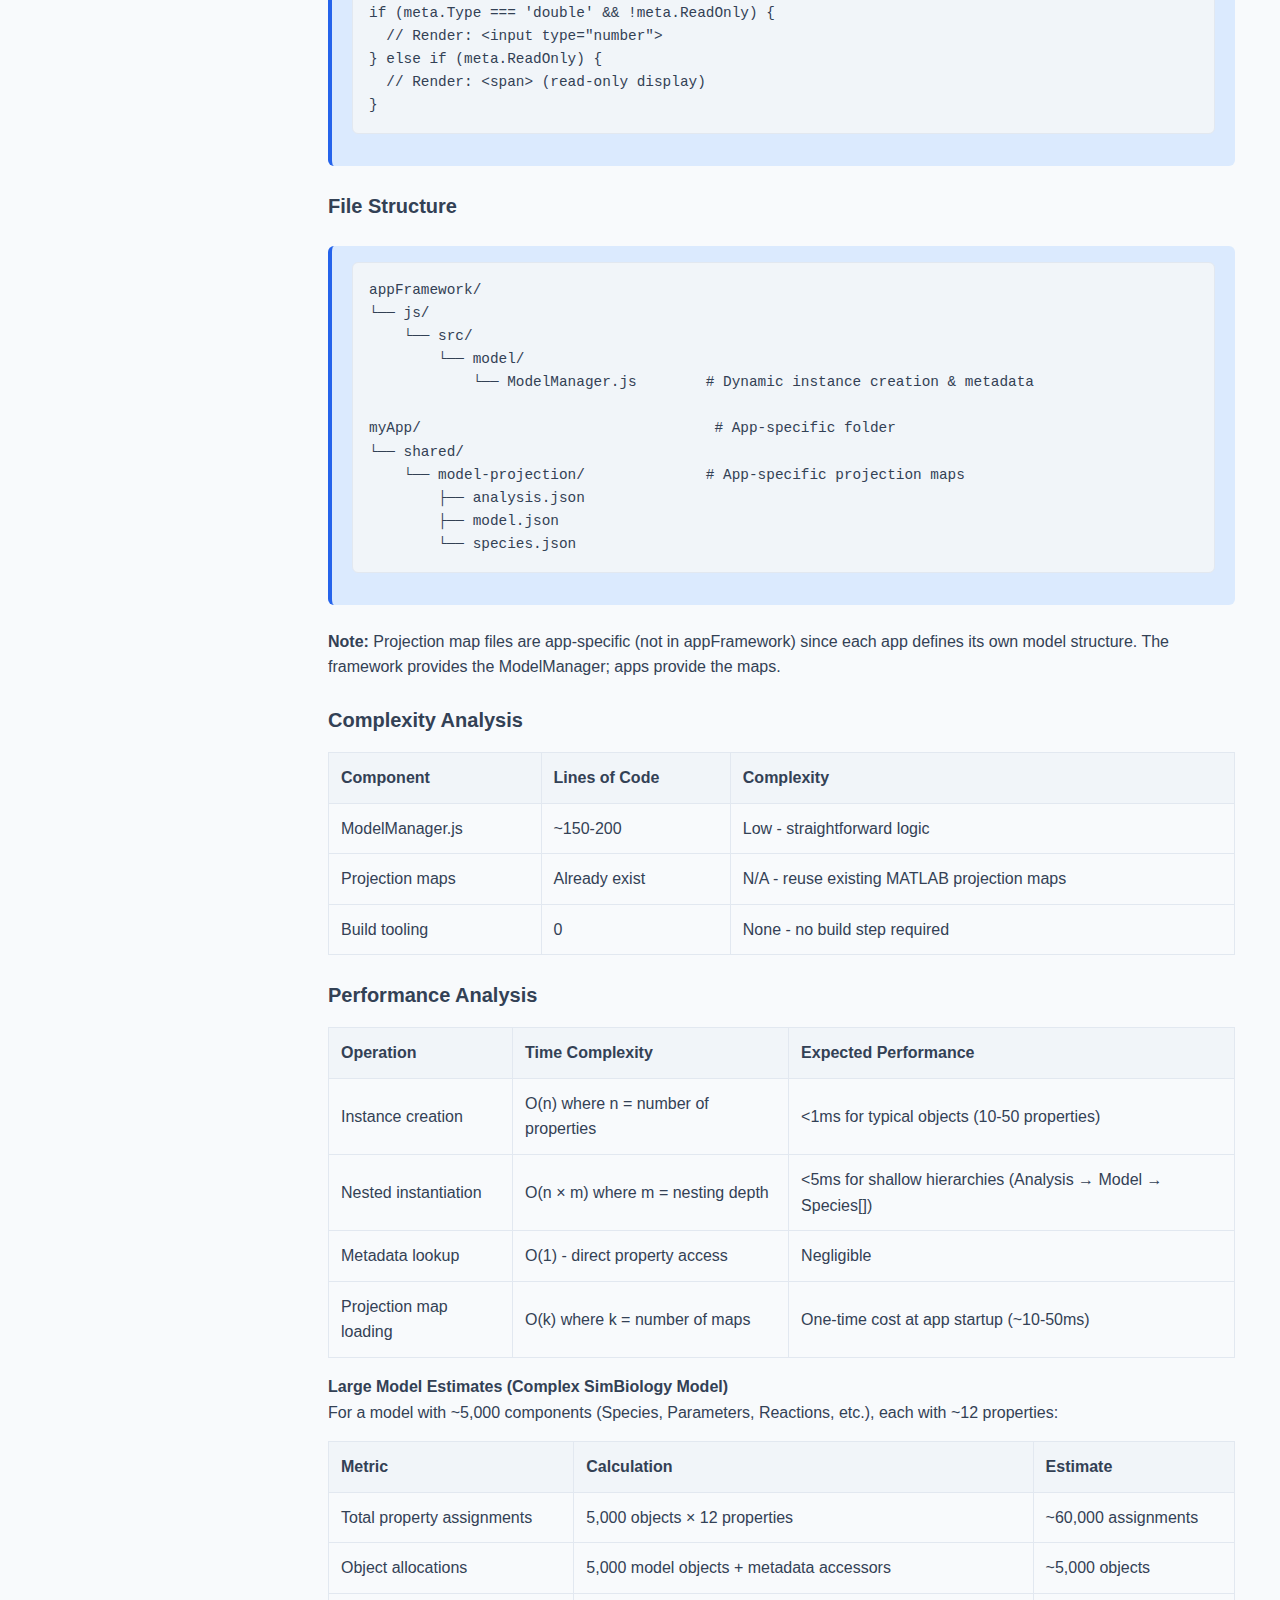
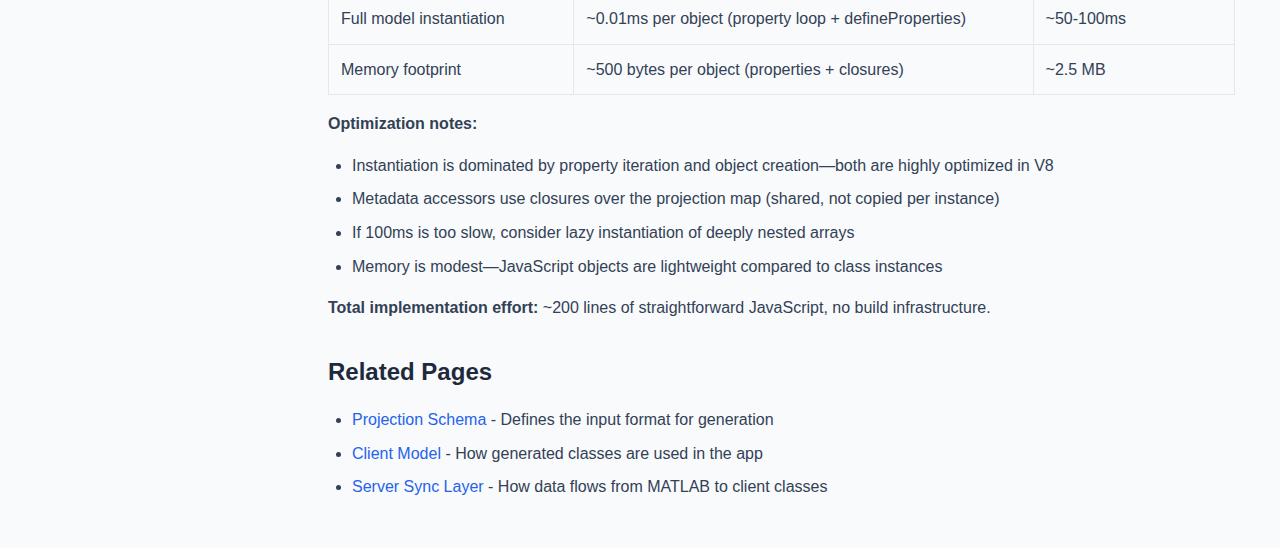
<file: doc/client-classes.html>
<!DOCTYPE html>
<html lang="en">

<head>
  <meta charset="UTF-8">
  <meta name="viewport" content="width=device-width, initial-scale=1.0">
  <title>Client Class Generation - App Framework Spec</title>
  <link rel="stylesheet" href="css/styles.css">
</head>

<body>
  <div class="container">
    <aside class="sidebar">
      <h1>App Framework Spec</h1>
      <nav>
        <ul>
          <li class="section-header">Overview</li>
          <li><a href="index.html"><span class="status-dot ready"></span>Introduction</a></li>
          <li><a href="architecture.html"><span class="status-dot ready"></span>Architecture Overview</a></li>
          <li><a href="roadmap.html"><span class="status-dot unreviewed"></span>Implementation Roadmap</a></li>

          <li class="section-header">Model</li>
          <li><a href="projection-schema.html"><span class="status-dot ready"></span>Projection Schema</a></li>
          <li><a href="projection-engine.html"><span class="status-dot ready"></span>Projection Engine</a></li>
          <li><a href="model-path.html"><span class="status-dot ready"></span>Model Path</a></li>
          <li><a href="client-classes.html"><span class="status-dot ready"></span>Client Class Generation</a></li>

          <li class="section-header">Server Integration</li>
          <li><a href="abstract-controller.html"><span class="status-dot ready"></span>AbstractController</a></li>
          <li><a href="server-sync.html"><span class="status-dot unreviewed"></span>Server Sync Layer</a></li>
          <li><a href="service-layer.html"><span class="status-dot unreviewed"></span>Service Layer</a></li>

          <li class="section-header">Core Framework</li>
          <li><a href="event-system.html"><span class="status-dot unreviewed"></span>Event System</a></li>
          <li><a href="client-model.html"><span class="status-dot unreviewed"></span>Client Model</a></li>
          <li><a href="binding.html"><span class="status-dot unreviewed"></span>Data Binding</a></li>
          <li><a href="view-layer.html"><span class="status-dot unreviewed"></span>View Layer</a></li>

          <li class="section-header">Design Decisions</li>
          <li><a href="open-issues.html"><span class="status-dot unreviewed"></span>Open Issues</a></li>
          <li><a href="coding-guidelines.html"><span class="status-dot unreviewed"></span>Coding Guidelines</a></li>
        </ul>
      </nav>
    </aside>

    <main class="main-content">
      <div class="page-header">
        <h1>Client Class Generation</h1>
        <nav class="page-nav">
          <a href="#use-cases" class="page-nav-item">Use Cases</a>
          <a href="#requirements" class="page-nav-item">Requirements</a>
          <a href="#design" class="page-nav-item">Architectural Design</a>
        </nav>
      </div>

      <p>The <strong>Client Model Classes</strong> are dynamically created at runtime from projection map
        files to represent MATLAB model objects on the client. These are <strong>pure data containers</strong>
        with no business logic—behavior is implemented in separate service/manager classes.</p>

      <h2 id="use-cases">Use Cases</h2>

      <h3>Use Case 1: Nested Object Instantiation</h3>
      <p>When the server sends nested objects (e.g., Analysis contains Model contains Species), the client must
        recursively instantiate the correct types with their metadata.</p>

      <div class="callout callout-info">
        <h4>Characteristics</h4>
        <ul>
          <li>Nested objects are instantiated with correct metadata</li>
          <li>Arrays of objects are handled correctly</li>
          <li>Reference properties remain as reference IDs (not full objects)</li>
          <li>Circular references are avoided</li>
        </ul>
      </div>

      <div class="callout callout-example">
        <h4>Example</h4>
        <pre><code class="language-javascript">const analysis = factory.create('PKPD.Analysis', serverData);
// analysis.ModelObj is created with SimBiology.Model metadata
// analysis.ModelObj.Species is an array with Species metadata
// analysis.SelectedSpecies is an array of reference IDs (numbers)</code></pre>
      </div>

      <h3>Use Case 2: Metadata-Driven View Generation</h3>
      <p>The view layer needs runtime access to property metadata to automatically determine appropriate widget types.</p>

      <div class="callout callout-info">
        <h4>Characteristics</h4>
        <ul>
          <li>View queries property type, readonly status, etc. from projection maps</li>
          <li>Automatically renders appropriate widgets (number input, text input, dropdown, etc.)</li>
          <li>No manual view code needed for each property</li>
          <li>Changes to model structure automatically reflected in UI</li>
        </ul>
      </div>

      <div class="callout callout-example">
        <h4>Example</h4>
        <pre><code class="language-javascript">// View queries metadata to determine widget
const meta = analysis.getPropertyMetadata('StartTime');
// { Type: 'double', ReadOnly: false }

if (meta.Type === 'double' && !meta.ReadOnly) {
  // Render: &lt;input type="number"&gt;
} else if (meta.ReadOnly) {
  // Render: &lt;span&gt; (read-only display)
}</code></pre>
      </div>

      <h3>Use Case 3: Separation of Data and Behavior</h3>
      <p>Model instances contain only data. Business logic lives in separate service/manager classes.</p>

      <div class="callout callout-info">
        <h4>Characteristics</h4>
        <ul>
          <li>Model instances have no methods (except metadata accessors)</li>
          <li>Services operate on model instances</li>
          <li>Clear separation of concerns</li>
          <li>Easier to test and maintain</li>
        </ul>
      </div>

      <div class="callout callout-example">
        <h4>Example</h4>
        <pre><code class="language-javascript">// Data container (created dynamically)
const analysis = factory.create('PKPD.Analysis', data);
// analysis.StartTime, analysis.StopTime are plain properties

// Behavior in separate class
class AnalysisService {
  validate(analysis) { ... }
  computeDuration(analysis) { return analysis.StopTime - analysis.StartTime; }
}</code></pre>
      </div>

      <h2 id="requirements">Requirements</h2>

      <table>
        <thead>
          <tr>
            <th>ID</th>
            <th>Requirement</th>
          </tr>
        </thead>
        <tbody>
          <tr>
            <td>R-MetadataAccess</td>
            <td>Must provide runtime access to property metadata (type, readonly, etc.) for view generation</td>
          </tr>
          <tr>
            <td>R-NestedInstantiation</td>
            <td>Must recursively instantiate nested objects with correct metadata</td>
          </tr>
          <tr>
            <td>R-ReferenceHandling</td>
            <td>Must preserve reference properties as IDs (not instantiate full objects)</td>
          </tr>
          <tr>
            <td>R-DataOnly</td>
            <td>Model instances must contain only data properties (no business logic methods)</td>
          </tr>
          <tr>
            <td>R-AutoSync</td>
            <td>Must automatically stay in sync with projection map files (no build step)</td>
          </tr>
          <tr>
            <td>R-Performance</td>
            <td>Instantiation must not introduce perceptible UI lag (&lt;100ms for typical models)</td>
          </tr>
          <tr>
            <td>R-Simplicity</td>
            <td>Implementation must be simple and maintainable (~200 lines of code)</td>
          </tr>
        </tbody>
      </table>

      <h2 id="design">Architectural Design</h2>

      <h3>Recommendation: Dynamic Classes</h3>

      <p>This framework uses <strong>dynamic classes</strong> that are created at runtime from projection maps.</p>

      <table>
        <thead>
          <tr>
            <th>Context Factor</th>
            <th>Impact on Decision</th>
          </tr>
        </thead>
        <tbody>
          <tr>
            <td><strong>Metadata-Driven Views</strong></td>
            <td>View layer needs runtime access to property metadata (type, readonly, etc.) to determine widget types—this is the primary driver</td>
          </tr>
          <tr>
            <td><strong>Auto-Sync</strong></td>
            <td>Dynamic classes automatically stay in sync with projection maps—no build step, no sync risk</td>
          </tr>
          <tr>
            <td><strong>Cached Representations</strong></td>
            <td>Objects are short-lived snapshots from MATLAB, not source of truth—simplicity matters more than type safety</td>
          </tr>
        </tbody>
      </table>

      <h4>Alternative: Code Generation</h4>
      <p>Code generation (build-time class file generation) was considered but not selected for this framework.</p>
      
      <p><strong>Pros:</strong> Static class files, explicit structure visible in codebase</p>
      <p><strong>Cons:</strong> Requires build step, sync risk between generated files and projection maps, additional tooling complexity

      <h3>Dynamic Class Implementation</h3>

      <p>The ModelManager creates instances dynamically from projection maps:</p>

      <div class="callout callout-example">
        <h4>ModelManager (Simplified)</h4>
        <pre><code class="language-javascript">class ModelManager {
  constructor(projectionMaps) {
    this.maps = projectionMaps;
  }
  
  create(className, data) {
    const map = this.maps[className];
    if (!map) {
      throw new Error(`No projection map for class: ${className}`);
    }
    
    const instance = {};
    
    // Instantiate each property
    for (const [propName, propDef] of Object.entries(map.Properties)) {
      const value = data[propName];
      instance[propName] = this.instantiateProperty(value, propDef);
    }
    
    // Attach metadata accessors (non-enumerable)
    Object.defineProperties(instance, {
      getPropertyMetadata: { value: (propName) => map.Properties[propName], enumerable: false },
      getClassName: { value: () => map.JSClass, enumerable: false }
    });
    
    return instance;
  }
  
  // Class metadata lookup (no instance needed)
  getClassMetadata(className) {
    return this.maps[className];
  }
  
  getPropertyMetadata(className, propName) {
    return this.maps[className]?.Properties?.[propName];
  }
}</code></pre>
      </div>

      <div class="callout callout-example">
        <h4>Usage</h4>
        <pre><code class="language-javascript">// Load projection maps at app startup
const manager = new ModelManager(projectionMaps);

// Create model instances from server data
const analysis = manager.create('PKPD.Analysis', serverData);

// Access properties normally
console.log(analysis.StartTime);  // 0

// View layer queries metadata (from manager, not instance)
const meta = manager.getPropertyMetadata('PKPD.Analysis', 'StartTime');
// { Type: 'double', ReadOnly: false }

// Determine widget type based on metadata
if (meta.Type === 'double' && !meta.ReadOnly) {
  // Render: &lt;input type="number"&gt;
} else if (meta.ReadOnly) {
  // Render: &lt;span&gt; (read-only display)
}</code></pre>
      </div>

      <h3>File Structure</h3>

      <div class="callout callout-example">
        <pre><code>appFramework/
└── js/
    └── src/
        └── model/
            └── ModelManager.js        # Dynamic instance creation & metadata

myApp/                                  # App-specific folder
└── shared/
    └── model-projection/              # App-specific projection maps
        ├── analysis.json
        ├── model.json
        └── species.json</code></pre>
      </div>

      <p><strong>Note:</strong> Projection map files are app-specific (not in appFramework) since each app
        defines its own model structure. The framework provides the ModelManager; apps provide the maps.</p>

      <h3>Complexity Analysis</h3>

      <table>
        <thead>
          <tr>
            <th>Component</th>
            <th>Lines of Code</th>
            <th>Complexity</th>
          </tr>
        </thead>
        <tbody>
          <tr>
            <td>ModelManager.js</td>
            <td>~150-200</td>
            <td>Low - straightforward logic</td>
          </tr>
          <tr>
            <td>Projection maps</td>
            <td>Already exist</td>
            <td>N/A - reuse existing MATLAB projection maps</td>
          </tr>
          <tr>
            <td>Build tooling</td>
            <td>0</td>
            <td>None - no build step required</td>
          </tr>
        </tbody>
      </table>

      <h3>Performance Analysis</h3>

      <table>
        <thead>
          <tr>
            <th>Operation</th>
            <th>Time Complexity</th>
            <th>Expected Performance</th>
          </tr>
        </thead>
        <tbody>
          <tr>
            <td>Instance creation</td>
            <td>O(n) where n = number of properties</td>
            <td>&lt;1ms for typical objects (10-50 properties)</td>
          </tr>
          <tr>
            <td>Nested instantiation</td>
            <td>O(n × m) where m = nesting depth</td>
            <td>&lt;5ms for shallow hierarchies (Analysis → Model → Species[])</td>
          </tr>
          <tr>
            <td>Metadata lookup</td>
            <td>O(1) - direct property access</td>
            <td>Negligible</td>
          </tr>
          <tr>
            <td>Projection map loading</td>
            <td>O(k) where k = number of maps</td>
            <td>One-time cost at app startup (~10-50ms)</td>
          </tr>
        </tbody>
      </table>

      <h4>Large Model Estimates (Complex SimBiology Model)</h4>
      <p>For a model with ~5,000 components (Species, Parameters, Reactions, etc.), each with ~12 properties:</p>
      
      <table>
        <thead>
          <tr>
            <th>Metric</th>
            <th>Calculation</th>
            <th>Estimate</th>
          </tr>
        </thead>
        <tbody>
          <tr>
            <td>Total property assignments</td>
            <td>5,000 objects × 12 properties</td>
            <td>~60,000 assignments</td>
          </tr>
          <tr>
            <td>Object allocations</td>
            <td>5,000 model objects + metadata accessors</td>
            <td>~5,000 objects</td>
          </tr>
          <tr>
            <td>Full model instantiation</td>
            <td>~0.01ms per object (property loop + defineProperties)</td>
            <td>~50-100ms</td>
          </tr>
          <tr>
            <td>Memory footprint</td>
            <td>~500 bytes per object (properties + closures)</td>
            <td>~2.5 MB</td>
          </tr>
        </tbody>
      </table>

      <p><strong>Optimization notes:</strong></p>
      <ul>
        <li>Instantiation is dominated by property iteration and object creation—both are highly optimized in V8</li>
        <li>Metadata accessors use closures over the projection map (shared, not copied per instance)</li>
        <li>If 100ms is too slow, consider lazy instantiation of deeply nested arrays</li>
        <li>Memory is modest—JavaScript objects are lightweight compared to class instances</li>
      </ul>

      <p><strong>Total implementation effort:</strong> ~200 lines of straightforward JavaScript, no build infrastructure.</p>

      <h2>Related Pages</h2>
      <ul>
        <li><a href="projection-schema.html">Projection Schema</a> - Defines the input format for generation</li>
        <li><a href="client-model.html">Client Model</a> - How generated classes are used in the app</li>
        <li><a href="server-sync.html">Server Sync Layer</a> - How data flows from MATLAB to client classes</li>
      </ul>
    </main>
  </div>
</body>

</html>
</file>
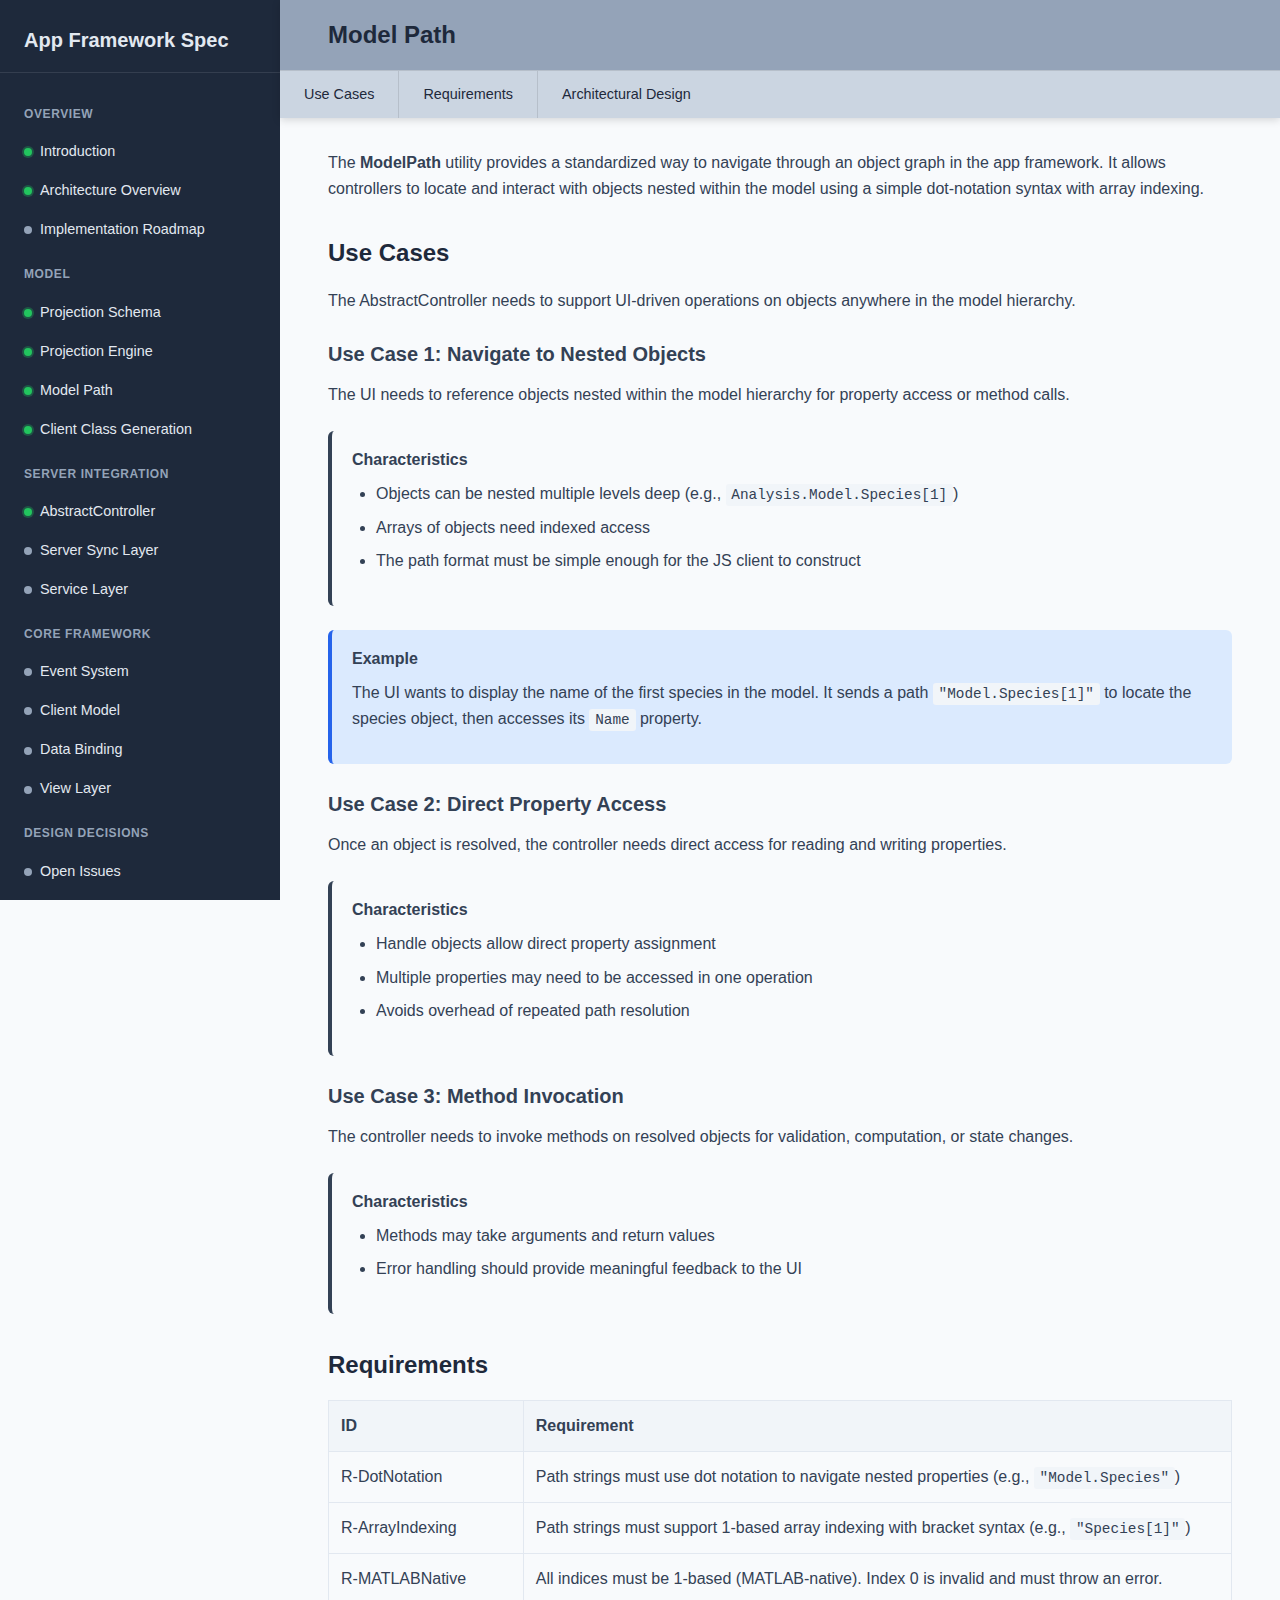
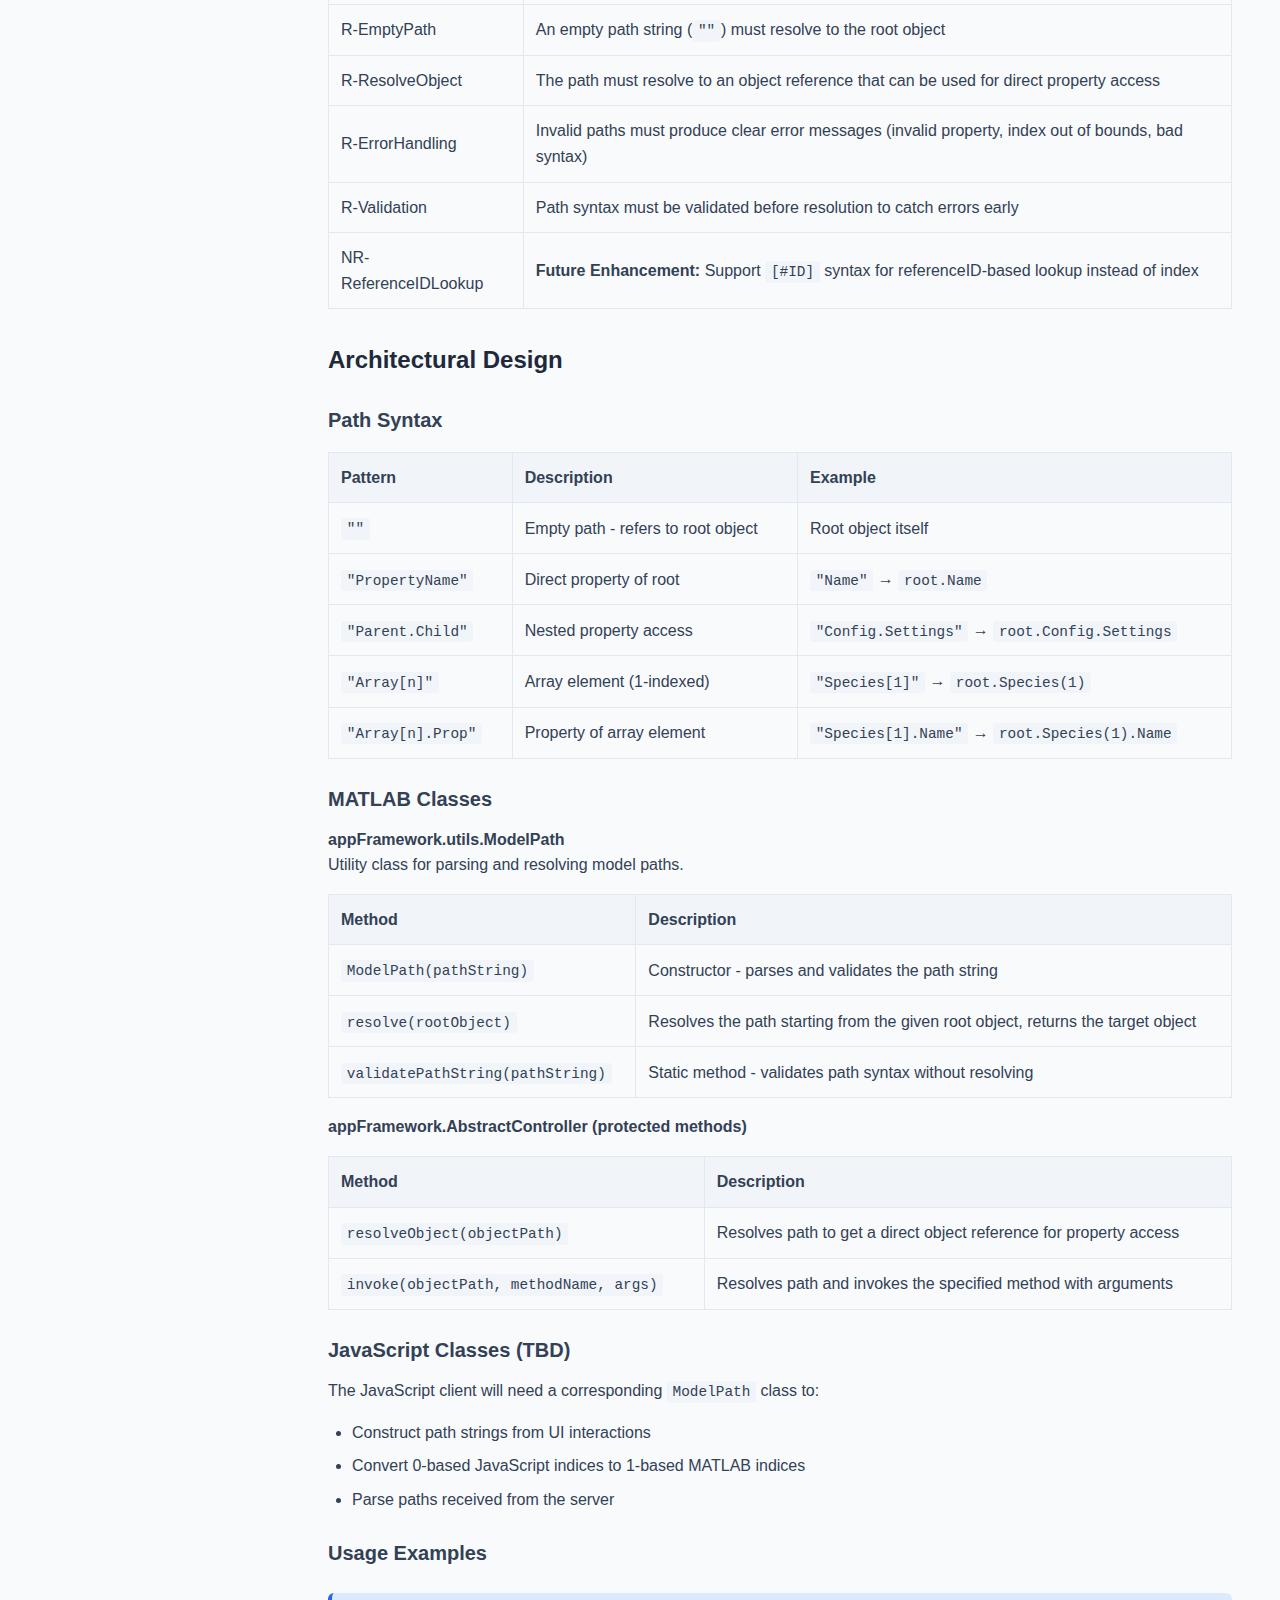
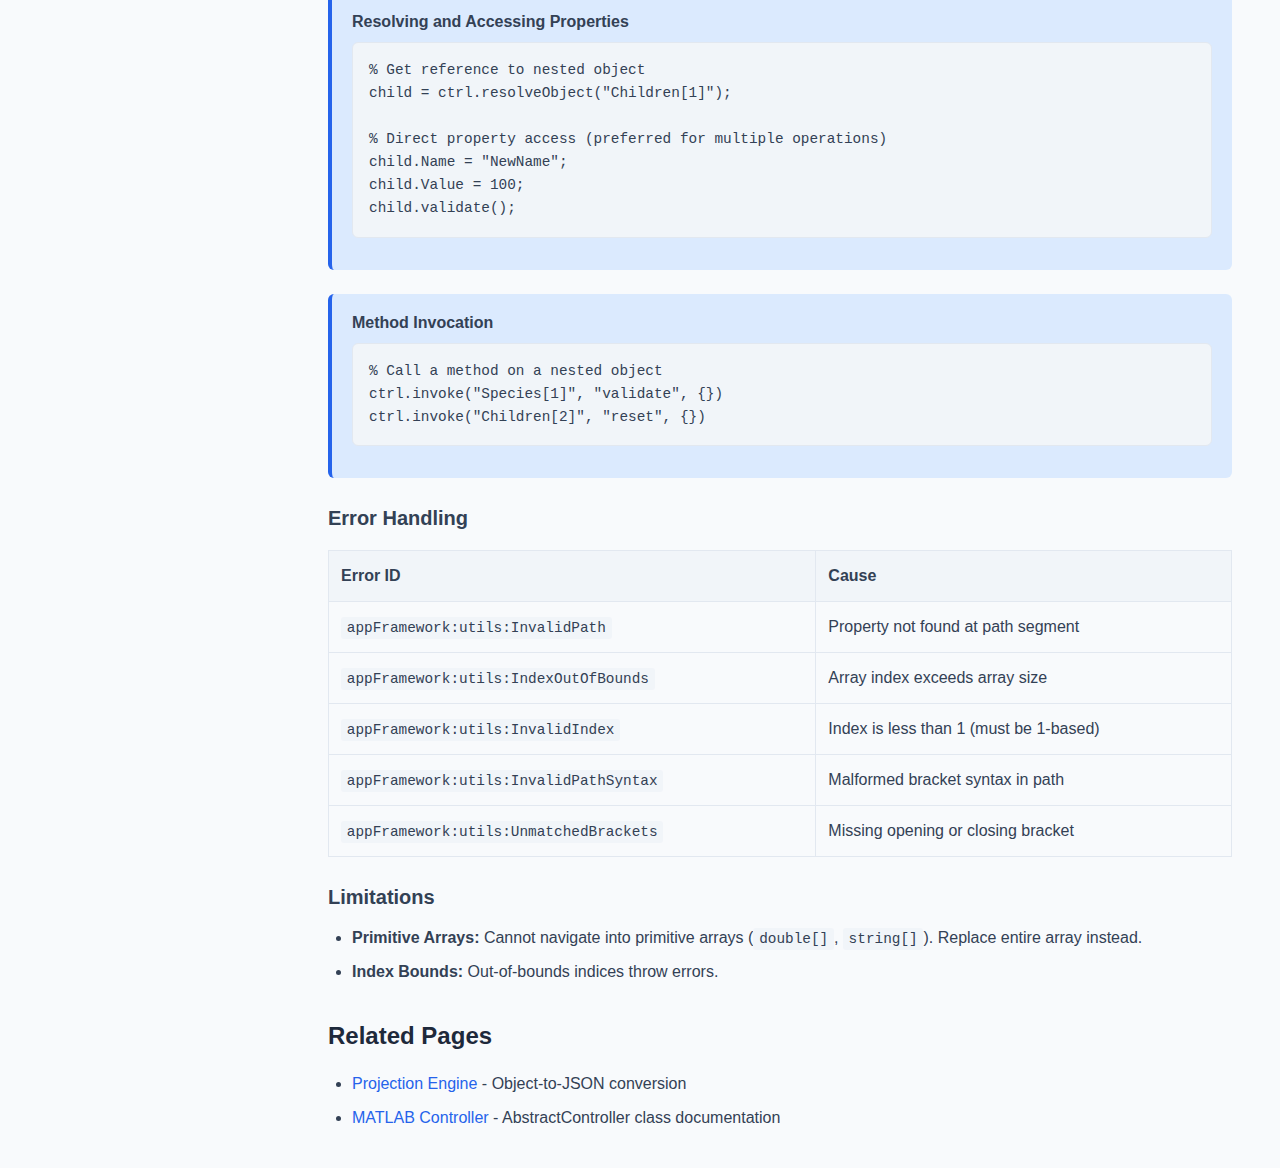
<file: doc/model-path.html>
<!DOCTYPE html>
<html lang="en">

<head>
  <meta charset="UTF-8">
  <meta name="viewport" content="width=device-width, initial-scale=1.0">
  <title>Model Path - App Framework</title>
  <link rel="stylesheet" href="css/styles.css">
</head>

<body>
  <div class="container">
    <aside class="sidebar">
      <h1>App Framework Spec</h1>
      <nav>
        <ul>
          <li class="section-header">Overview</li>
          <li><a href="index.html"><span class="status-dot ready"></span>Introduction</a></li>
          <li><a href="architecture.html"><span class="status-dot ready"></span>Architecture Overview</a></li>
          <li><a href="roadmap.html"><span class="status-dot unreviewed"></span>Implementation Roadmap</a></li>

          <li class="section-header">Model</li>
          <li><a href="projection-schema.html"><span class="status-dot ready"></span>Projection Schema</a></li>
          <li><a href="projection-engine.html"><span class="status-dot ready"></span>Projection Engine</a></li>
          <li><a href="model-path.html"><span class="status-dot ready"></span>Model Path</a></li>
          <li><a href="client-classes.html"><span class="status-dot ready"></span>Client Class Generation</a></li>

          <li class="section-header">Server Integration</li>
          <li><a href="abstract-controller.html"><span class="status-dot ready"></span>AbstractController</a></li>
          <li><a href="server-sync.html"><span class="status-dot unreviewed"></span>Server Sync Layer</a></li>
          <li><a href="service-layer.html"><span class="status-dot unreviewed"></span>Service Layer</a></li>

          <li class="section-header">Core Framework</li>
          <li><a href="event-system.html"><span class="status-dot unreviewed"></span>Event System</a></li>
          <li><a href="client-model.html"><span class="status-dot unreviewed"></span>Client Model</a></li>
          <li><a href="binding.html"><span class="status-dot unreviewed"></span>Data Binding</a></li>
          <li><a href="view-layer.html"><span class="status-dot unreviewed"></span>View Layer</a></li>

          <li class="section-header">Design Decisions</li>
          <li><a href="open-issues.html"><span class="status-dot unreviewed"></span>Open Issues</a></li>
          <li><a href="coding-guidelines.html"><span class="status-dot unreviewed"></span>Coding Guidelines</a></li>
        </ul>
      </nav>
    </aside>

    <main class="main-content">
      <div class="page-header">
        <h1>Model Path</h1>
        <nav class="page-nav">
          <a href="#use-cases" class="page-nav-item">Use Cases</a>
          <a href="#requirements" class="page-nav-item">Requirements</a>
          <a href="#design" class="page-nav-item">Architectural Design</a>
        </nav>
      </div>

      <p>The <strong>ModelPath</strong> utility provides a standardized way to navigate through an object graph in the 
        app framework. It allows controllers to locate and interact with objects nested within the model using a simple 
        dot-notation syntax with array indexing.</p>

      <h2 id="use-cases">Use Cases</h2>

      <p>The AbstractController needs to support UI-driven operations on objects anywhere in the model hierarchy.</p>

      <h3>Use Case 1: Navigate to Nested Objects</h3>
      <p>The UI needs to reference objects nested within the model hierarchy for property access or method calls.</p>

      <div class="callout callout-info">
        <h4>Characteristics</h4>
        <ul>
          <li>Objects can be nested multiple levels deep (e.g., <code>Analysis.Model.Species[1]</code>)</li>
          <li>Arrays of objects need indexed access</li>
          <li>The path format must be simple enough for the JS client to construct</li>
        </ul>
      </div>

      <div class="callout callout-example">
        <h4>Example</h4>
        <p>The UI wants to display the name of the first species in the model. It sends a path 
          <code>"Model.Species[1]"</code> to locate the species object, then accesses its <code>Name</code> property.</p>
      </div>

      <h3>Use Case 2: Direct Property Access</h3>
      <p>Once an object is resolved, the controller needs direct access for reading and writing properties.</p>

      <div class="callout callout-info">
        <h4>Characteristics</h4>
        <ul>
          <li>Handle objects allow direct property assignment</li>
          <li>Multiple properties may need to be accessed in one operation</li>
          <li>Avoids overhead of repeated path resolution</li>
        </ul>
      </div>

      <h3>Use Case 3: Method Invocation</h3>
      <p>The controller needs to invoke methods on resolved objects for validation, computation, or state changes.</p>

      <div class="callout callout-info">
        <h4>Characteristics</h4>
        <ul>
          <li>Methods may take arguments and return values</li>
          <li>Error handling should provide meaningful feedback to the UI</li>
        </ul>
      </div>

      <h2 id="requirements">Requirements</h2>

      <table>
        <thead>
          <tr>
            <th>ID</th>
            <th>Requirement</th>
          </tr>
        </thead>
        <tbody>
          <tr>
            <td>R-DotNotation</td>
            <td>Path strings must use dot notation to navigate nested properties (e.g., <code>"Model.Species"</code>)</td>
          </tr>
          <tr>
            <td>R-ArrayIndexing</td>
            <td>Path strings must support 1-based array indexing with bracket syntax (e.g., <code>"Species[1]"</code>)</td>
          </tr>
          <tr>
            <td>R-MATLABNative</td>
            <td>All indices must be 1-based (MATLAB-native). Index 0 is invalid and must throw an error.</td>
          </tr>
          <tr>
            <td>R-EmptyPath</td>
            <td>An empty path string (<code>""</code>) must resolve to the root object</td>
          </tr>
          <tr>
            <td>R-ResolveObject</td>
            <td>The path must resolve to an object reference that can be used for direct property access</td>
          </tr>
          <tr>
            <td>R-ErrorHandling</td>
            <td>Invalid paths must produce clear error messages (invalid property, index out of bounds, bad syntax)</td>
          </tr>
          <tr>
            <td>R-Validation</td>
            <td>Path syntax must be validated before resolution to catch errors early</td>
          </tr>
          <tr>
            <td>NR-ReferenceIDLookup</td>
            <td><strong>Future Enhancement:</strong> Support <code>[#ID]</code> syntax for referenceID-based lookup instead of index</td>
          </tr>
        </tbody>
      </table>

      <h2 id="design">Architectural Design</h2>

      <h3>Path Syntax</h3>

      <table>
        <thead>
          <tr>
            <th>Pattern</th>
            <th>Description</th>
            <th>Example</th>
          </tr>
        </thead>
        <tbody>
          <tr>
            <td><code>""</code></td>
            <td>Empty path - refers to root object</td>
            <td>Root object itself</td>
          </tr>
          <tr>
            <td><code>"PropertyName"</code></td>
            <td>Direct property of root</td>
            <td><code>"Name"</code> → <code>root.Name</code></td>
          </tr>
          <tr>
            <td><code>"Parent.Child"</code></td>
            <td>Nested property access</td>
            <td><code>"Config.Settings"</code> → <code>root.Config.Settings</code></td>
          </tr>
          <tr>
            <td><code>"Array[n]"</code></td>
            <td>Array element (1-indexed)</td>
            <td><code>"Species[1]"</code> → <code>root.Species(1)</code></td>
          </tr>
          <tr>
            <td><code>"Array[n].Prop"</code></td>
            <td>Property of array element</td>
            <td><code>"Species[1].Name"</code> → <code>root.Species(1).Name</code></td>
          </tr>
        </tbody>
      </table>

      <h3>MATLAB Classes</h3>

      <h4>appFramework.utils.ModelPath</h4>

      <p>Utility class for parsing and resolving model paths.</p>

      <table>
        <thead>
          <tr>
            <th>Method</th>
            <th>Description</th>
          </tr>
        </thead>
        <tbody>
          <tr>
            <td><code>ModelPath(pathString)</code></td>
            <td>Constructor - parses and validates the path string</td>
          </tr>
          <tr>
            <td><code>resolve(rootObject)</code></td>
            <td>Resolves the path starting from the given root object, returns the target object</td>
          </tr>
          <tr>
            <td><code>validatePathString(pathString)</code></td>
            <td>Static method - validates path syntax without resolving</td>
          </tr>
        </tbody>
      </table>

      <h4>appFramework.AbstractController (protected methods)</h4>

      <table>
        <thead>
          <tr>
            <th>Method</th>
            <th>Description</th>
          </tr>
        </thead>
        <tbody>
          <tr>
            <td><code>resolveObject(objectPath)</code></td>
            <td>Resolves path to get a direct object reference for property access</td>
          </tr>
          <tr>
            <td><code>invoke(objectPath, methodName, args)</code></td>
            <td>Resolves path and invokes the specified method with arguments</td>
          </tr>
        </tbody>
      </table>

      <h3>JavaScript Classes (TBD)</h3>

      <p>The JavaScript client will need a corresponding <code>ModelPath</code> class to:</p>
      <ul>
        <li>Construct path strings from UI interactions</li>
        <li>Convert 0-based JavaScript indices to 1-based MATLAB indices</li>
        <li>Parse paths received from the server</li>
      </ul>

      <h3>Usage Examples</h3>

      <div class="callout callout-example">
        <h4>Resolving and Accessing Properties</h4>
        <pre><code>% Get reference to nested object
child = ctrl.resolveObject("Children[1]");

% Direct property access (preferred for multiple operations)
child.Name = "NewName";
child.Value = 100;
child.validate();</code></pre>
      </div>

      <div class="callout callout-example">
        <h4>Method Invocation</h4>
        <pre><code>% Call a method on a nested object
ctrl.invoke("Species[1]", "validate", {})
ctrl.invoke("Children[2]", "reset", {})</code></pre>
      </div>

      <h3>Error Handling</h3>

      <table>
        <thead>
          <tr>
            <th>Error ID</th>
            <th>Cause</th>
          </tr>
        </thead>
        <tbody>
          <tr>
            <td><code>appFramework:utils:InvalidPath</code></td>
            <td>Property not found at path segment</td>
          </tr>
          <tr>
            <td><code>appFramework:utils:IndexOutOfBounds</code></td>
            <td>Array index exceeds array size</td>
          </tr>
          <tr>
            <td><code>appFramework:utils:InvalidIndex</code></td>
            <td>Index is less than 1 (must be 1-based)</td>
          </tr>
          <tr>
            <td><code>appFramework:utils:InvalidPathSyntax</code></td>
            <td>Malformed bracket syntax in path</td>
          </tr>
          <tr>
            <td><code>appFramework:utils:UnmatchedBrackets</code></td>
            <td>Missing opening or closing bracket</td>
          </tr>
        </tbody>
      </table>

      <h3>Limitations</h3>

      <ul>
        <li><strong>Primitive Arrays:</strong> Cannot navigate into primitive arrays (<code>double[]</code>, <code>string[]</code>). Replace entire array instead.</li>
        <li><strong>Index Bounds:</strong> Out-of-bounds indices throw errors.</li>
      </ul>

      <h2>Related Pages</h2>

      <ul>
        <li><a href="projection-engine.html">Projection Engine</a> - Object-to-JSON conversion</li>
        <li><a href="matlab-controller.html">MATLAB Controller</a> - AbstractController class documentation</li>
      </ul>

    </main>
  </div>
</body>

</html>
</file>
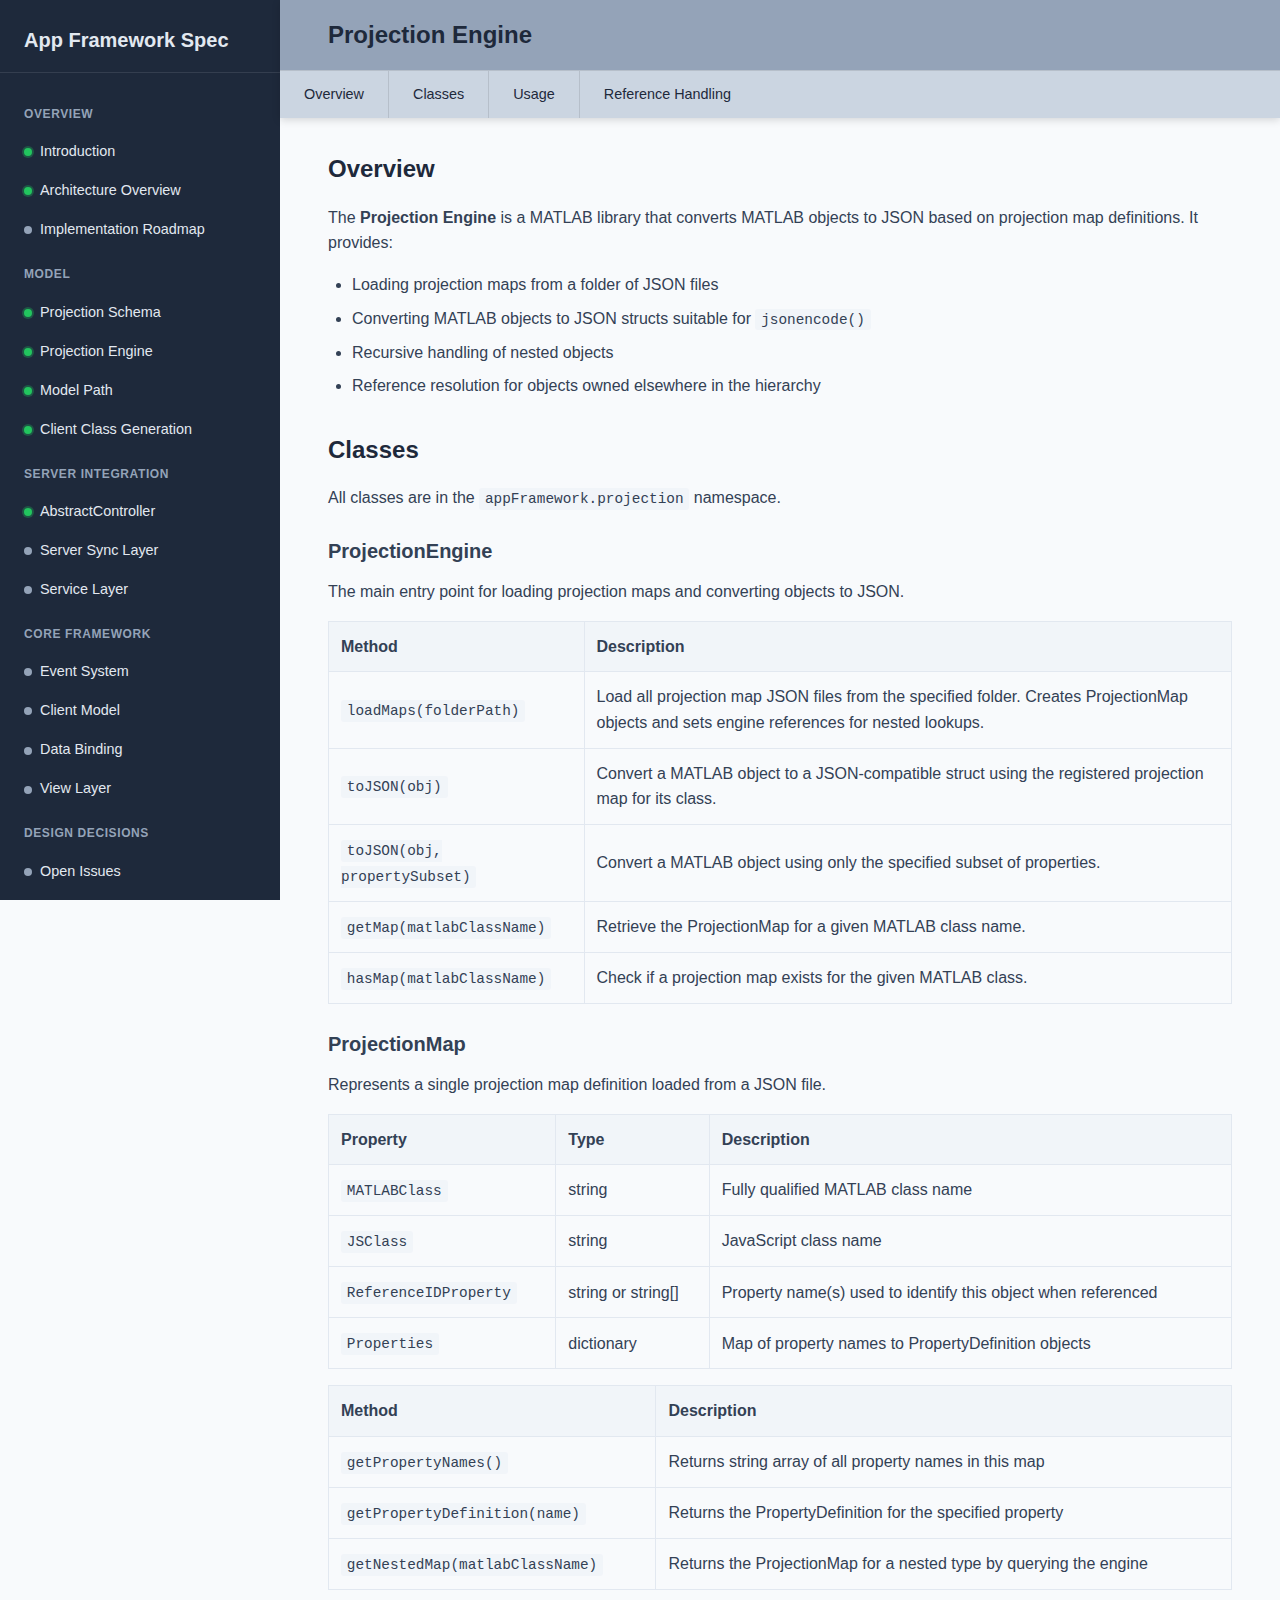
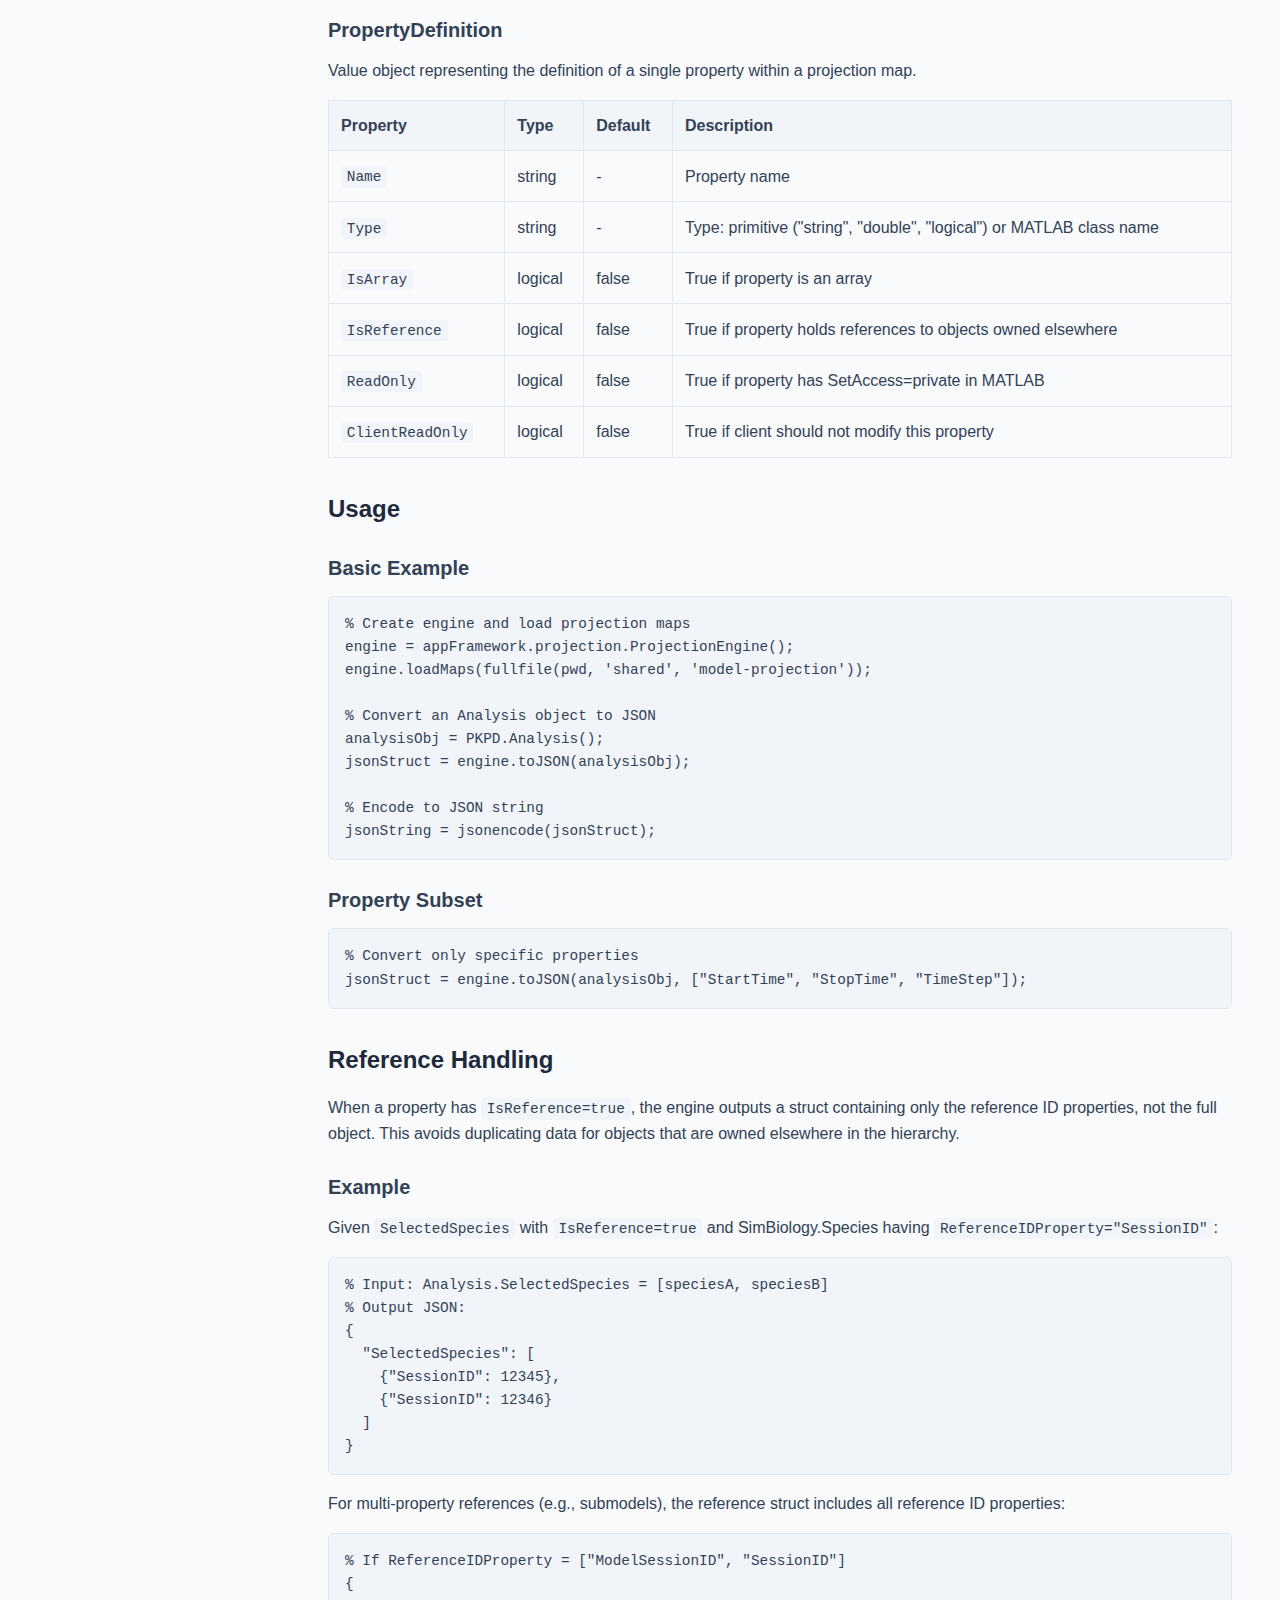
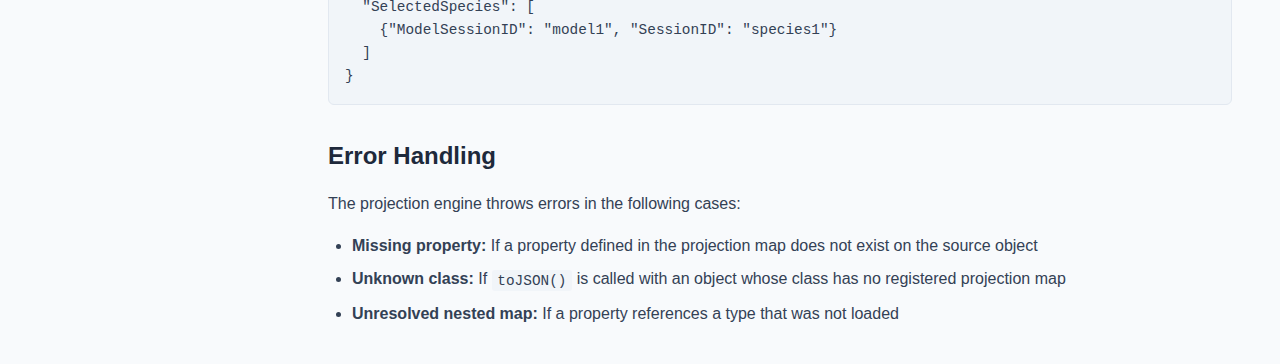
<file: doc/projection-engine.html>
<!DOCTYPE html>
<html lang="en">

<head>
  <meta charset="UTF-8">
  <meta name="viewport" content="width=device-width, initial-scale=1.0">
  <title>Projection Engine - App Framework</title>
  <link rel="stylesheet" href="css/styles.css">
</head>

<body>
  <div class="container">
    <aside class="sidebar">
      <h1>App Framework Spec</h1>
      <nav>
        <ul>
          <li class="section-header">Overview</li>
          <li><a href="index.html"><span class="status-dot ready"></span>Introduction</a></li>
          <li><a href="architecture.html"><span class="status-dot ready"></span>Architecture Overview</a></li>
          <li><a href="roadmap.html"><span class="status-dot unreviewed"></span>Implementation Roadmap</a></li>

          <li class="section-header">Model</li>
          <li><a href="projection-schema.html"><span class="status-dot ready"></span>Projection Schema</a></li>
          <li><a href="projection-engine.html"><span class="status-dot ready"></span>Projection Engine</a></li>
          <li><a href="model-path.html"><span class="status-dot ready"></span>Model Path</a></li>
          <li><a href="client-classes.html"><span class="status-dot ready"></span>Client Class Generation</a></li>

          <li class="section-header">Server Integration</li>
          <li><a href="abstract-controller.html"><span class="status-dot ready"></span>AbstractController</a></li>
          <li><a href="server-sync.html"><span class="status-dot unreviewed"></span>Server Sync Layer</a></li>
          <li><a href="service-layer.html"><span class="status-dot unreviewed"></span>Service Layer</a></li>

          <li class="section-header">Core Framework</li>
          <li><a href="event-system.html"><span class="status-dot unreviewed"></span>Event System</a></li>
          <li><a href="client-model.html"><span class="status-dot unreviewed"></span>Client Model</a></li>
          <li><a href="binding.html"><span class="status-dot unreviewed"></span>Data Binding</a></li>
          <li><a href="view-layer.html"><span class="status-dot unreviewed"></span>View Layer</a></li>

          <li class="section-header">Design Decisions</li>
          <li><a href="open-issues.html"><span class="status-dot unreviewed"></span>Open Issues</a></li>
          <li><a href="coding-guidelines.html"><span class="status-dot unreviewed"></span>Coding Guidelines</a></li>
        </ul>
      </nav>
    </aside>

    <main class="main-content">
    <div class="page-header">
      <h1>Projection Engine</h1>
      <nav class="page-nav">
        <a href="#overview" class="page-nav-item">Overview</a>
        <a href="#classes" class="page-nav-item">Classes</a>
        <a href="#usage" class="page-nav-item">Usage</a>
        <a href="#reference-handling" class="page-nav-item">Reference Handling</a>
      </nav>
    </div>

    <h2 id="overview">Overview</h2>

    <p>The <strong>Projection Engine</strong> is a MATLAB library that converts MATLAB objects to JSON based on
      projection map definitions. It provides:</p>

    <ul>
      <li>Loading projection maps from a folder of JSON files</li>
      <li>Converting MATLAB objects to JSON structs suitable for <code>jsonencode()</code></li>
      <li>Recursive handling of nested objects</li>
      <li>Reference resolution for objects owned elsewhere in the hierarchy</li>
    </ul>

    <h2 id="classes">Classes</h2>

    <p>All classes are in the <code>appFramework.projection</code> namespace.</p>

    <h3>ProjectionEngine</h3>

    <p>The main entry point for loading projection maps and converting objects to JSON.</p>

    <table>
      <thead>
        <tr>
          <th>Method</th>
          <th>Description</th>
        </tr>
      </thead>
      <tbody>
        <tr>
          <td><code>loadMaps(folderPath)</code></td>
          <td>Load all projection map JSON files from the specified folder. Creates ProjectionMap objects and sets
            engine references for nested lookups.</td>
        </tr>
        <tr>
          <td><code>toJSON(obj)</code></td>
          <td>Convert a MATLAB object to a JSON-compatible struct using the registered projection map for its class.
          </td>
        </tr>
        <tr>
          <td><code>toJSON(obj, propertySubset)</code></td>
          <td>Convert a MATLAB object using only the specified subset of properties.</td>
        </tr>
        <tr>
          <td><code>getMap(matlabClassName)</code></td>
          <td>Retrieve the ProjectionMap for a given MATLAB class name.</td>
        </tr>
        <tr>
          <td><code>hasMap(matlabClassName)</code></td>
          <td>Check if a projection map exists for the given MATLAB class.</td>
        </tr>
      </tbody>
    </table>

    <h3>ProjectionMap</h3>

    <p>Represents a single projection map definition loaded from a JSON file.</p>

    <table>
      <thead>
        <tr>
          <th>Property</th>
          <th>Type</th>
          <th>Description</th>
        </tr>
      </thead>
      <tbody>
        <tr>
          <td><code>MATLABClass</code></td>
          <td>string</td>
          <td>Fully qualified MATLAB class name</td>
        </tr>
        <tr>
          <td><code>JSClass</code></td>
          <td>string</td>
          <td>JavaScript class name</td>
        </tr>
        <tr>
          <td><code>ReferenceIDProperty</code></td>
          <td>string or string[]</td>
          <td>Property name(s) used to identify this object when referenced</td>
        </tr>
        <tr>
          <td><code>Properties</code></td>
          <td>dictionary</td>
          <td>Map of property names to PropertyDefinition objects</td>
        </tr>
      </tbody>
    </table>

    <table>
      <thead>
        <tr>
          <th>Method</th>
          <th>Description</th>
        </tr>
      </thead>
      <tbody>
        <tr>
          <td><code>getPropertyNames()</code></td>
          <td>Returns string array of all property names in this map</td>
        </tr>
        <tr>
          <td><code>getPropertyDefinition(name)</code></td>
          <td>Returns the PropertyDefinition for the specified property</td>
        </tr>
        <tr>
          <td><code>getNestedMap(matlabClassName)</code></td>
          <td>Returns the ProjectionMap for a nested type by querying the engine</td>
        </tr>
      </tbody>
    </table>

    <h3>PropertyDefinition</h3>

    <p>Value object representing the definition of a single property within a projection map.</p>

    <table>
      <thead>
        <tr>
          <th>Property</th>
          <th>Type</th>
          <th>Default</th>
          <th>Description</th>
        </tr>
      </thead>
      <tbody>
        <tr>
          <td><code>Name</code></td>
          <td>string</td>
          <td>-</td>
          <td>Property name</td>
        </tr>
        <tr>
          <td><code>Type</code></td>
          <td>string</td>
          <td>-</td>
          <td>Type: primitive ("string", "double", "logical") or MATLAB class name</td>
        </tr>
        <tr>
          <td><code>IsArray</code></td>
          <td>logical</td>
          <td>false</td>
          <td>True if property is an array</td>
        </tr>
        <tr>
          <td><code>IsReference</code></td>
          <td>logical</td>
          <td>false</td>
          <td>True if property holds references to objects owned elsewhere</td>
        </tr>
        <tr>
          <td><code>ReadOnly</code></td>
          <td>logical</td>
          <td>false</td>
          <td>True if property has SetAccess=private in MATLAB</td>
        </tr>
        <tr>
          <td><code>ClientReadOnly</code></td>
          <td>logical</td>
          <td>false</td>
          <td>True if client should not modify this property</td>
        </tr>
      </tbody>
    </table>

    <h2 id="usage">Usage</h2>

    <h3>Basic Example</h3>

    <pre><code>% Create engine and load projection maps
engine = appFramework.projection.ProjectionEngine();
engine.loadMaps(fullfile(pwd, 'shared', 'model-projection'));

% Convert an Analysis object to JSON
analysisObj = PKPD.Analysis();
jsonStruct = engine.toJSON(analysisObj);

% Encode to JSON string
jsonString = jsonencode(jsonStruct);</code></pre>

    <h3>Property Subset</h3>

    <pre><code>% Convert only specific properties
jsonStruct = engine.toJSON(analysisObj, ["StartTime", "StopTime", "TimeStep"]);</code></pre>

    <h2 id="reference-handling">Reference Handling</h2>

    <p>When a property has <code>IsReference=true</code>, the engine outputs a struct containing only the reference ID
      properties, not the full object. This avoids duplicating data for objects that are owned elsewhere in the
      hierarchy.</p>

    <h3>Example</h3>

    <p>Given <code>SelectedSpecies</code> with <code>IsReference=true</code> and SimBiology.Species having
      <code>ReferenceIDProperty="SessionID"</code>:</p>

    <pre><code>% Input: Analysis.SelectedSpecies = [speciesA, speciesB]
% Output JSON:
{
  "SelectedSpecies": [
    {"SessionID": 12345},
    {"SessionID": 12346}
  ]
}</code></pre>

    <p>For multi-property references (e.g., submodels), the reference struct includes all reference ID properties:</p>

    <pre><code>% If ReferenceIDProperty = ["ModelSessionID", "SessionID"]
{
  "SelectedSpecies": [
    {"ModelSessionID": "model1", "SessionID": "species1"}
  ]
}</code></pre>

    <h2 id="error-handling">Error Handling</h2>

    <p>The projection engine throws errors in the following cases:</p>

    <ul>
      <li><strong>Missing property:</strong> If a property defined in the projection map does not exist on the source
        object</li>
      <li><strong>Unknown class:</strong> If <code>toJSON()</code> is called with an object whose class has no
        registered projection map</li>
      <li><strong>Unresolved nested map:</strong> If a property references a type that was not loaded</li>
    </ul>

  </main>
  </div>
</body>

</html>
</file>
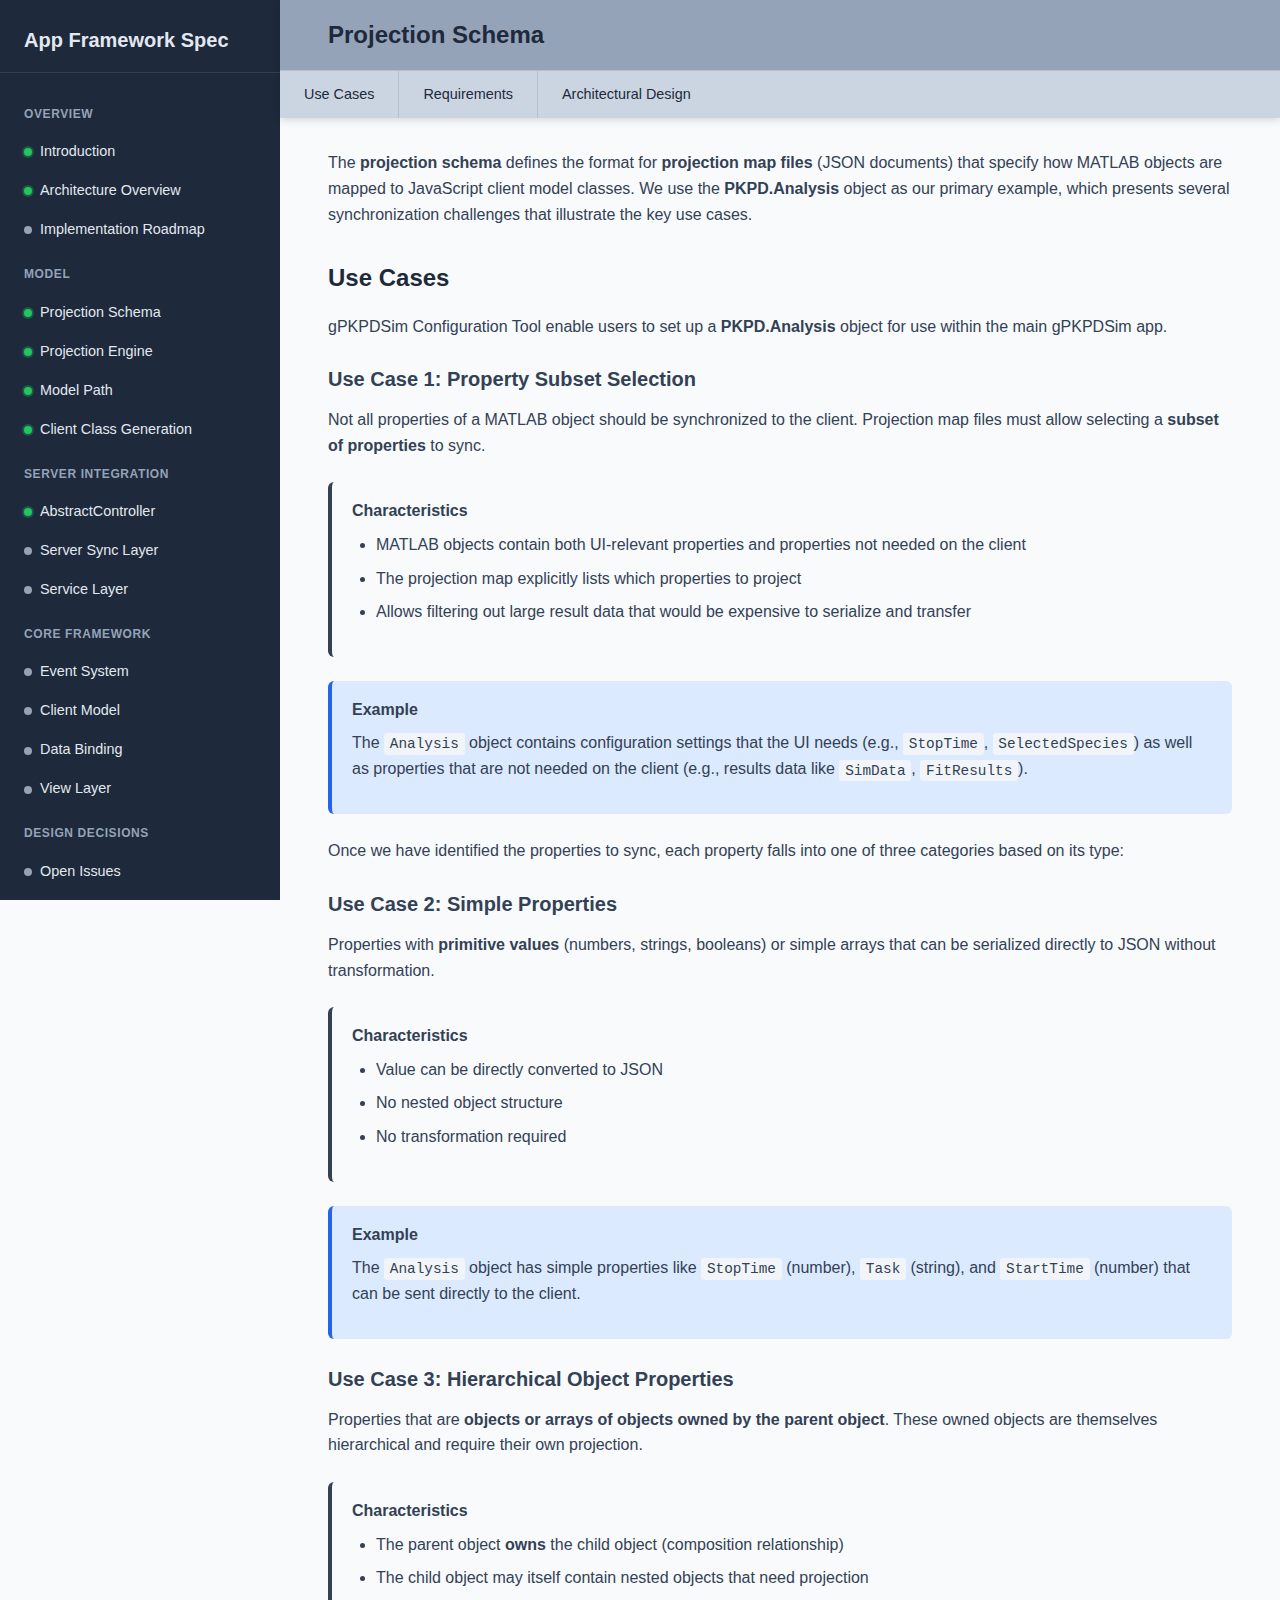
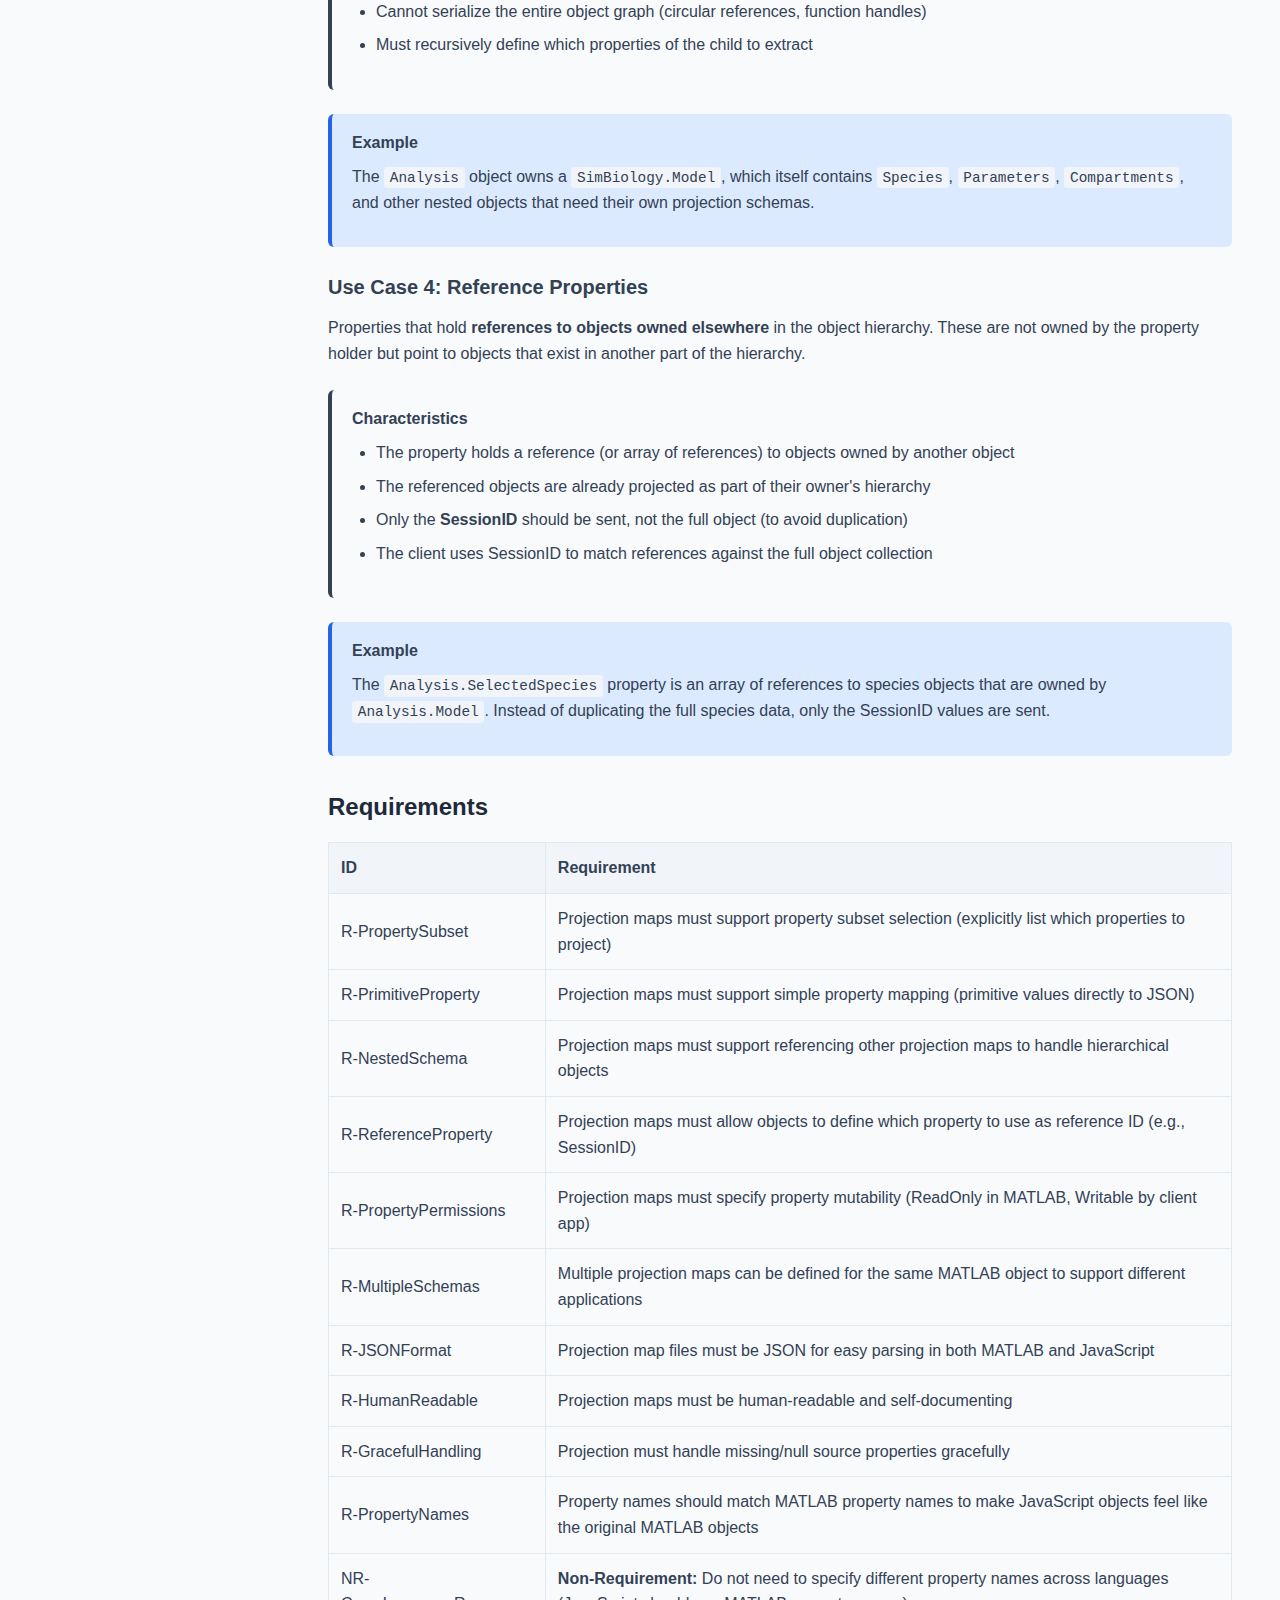
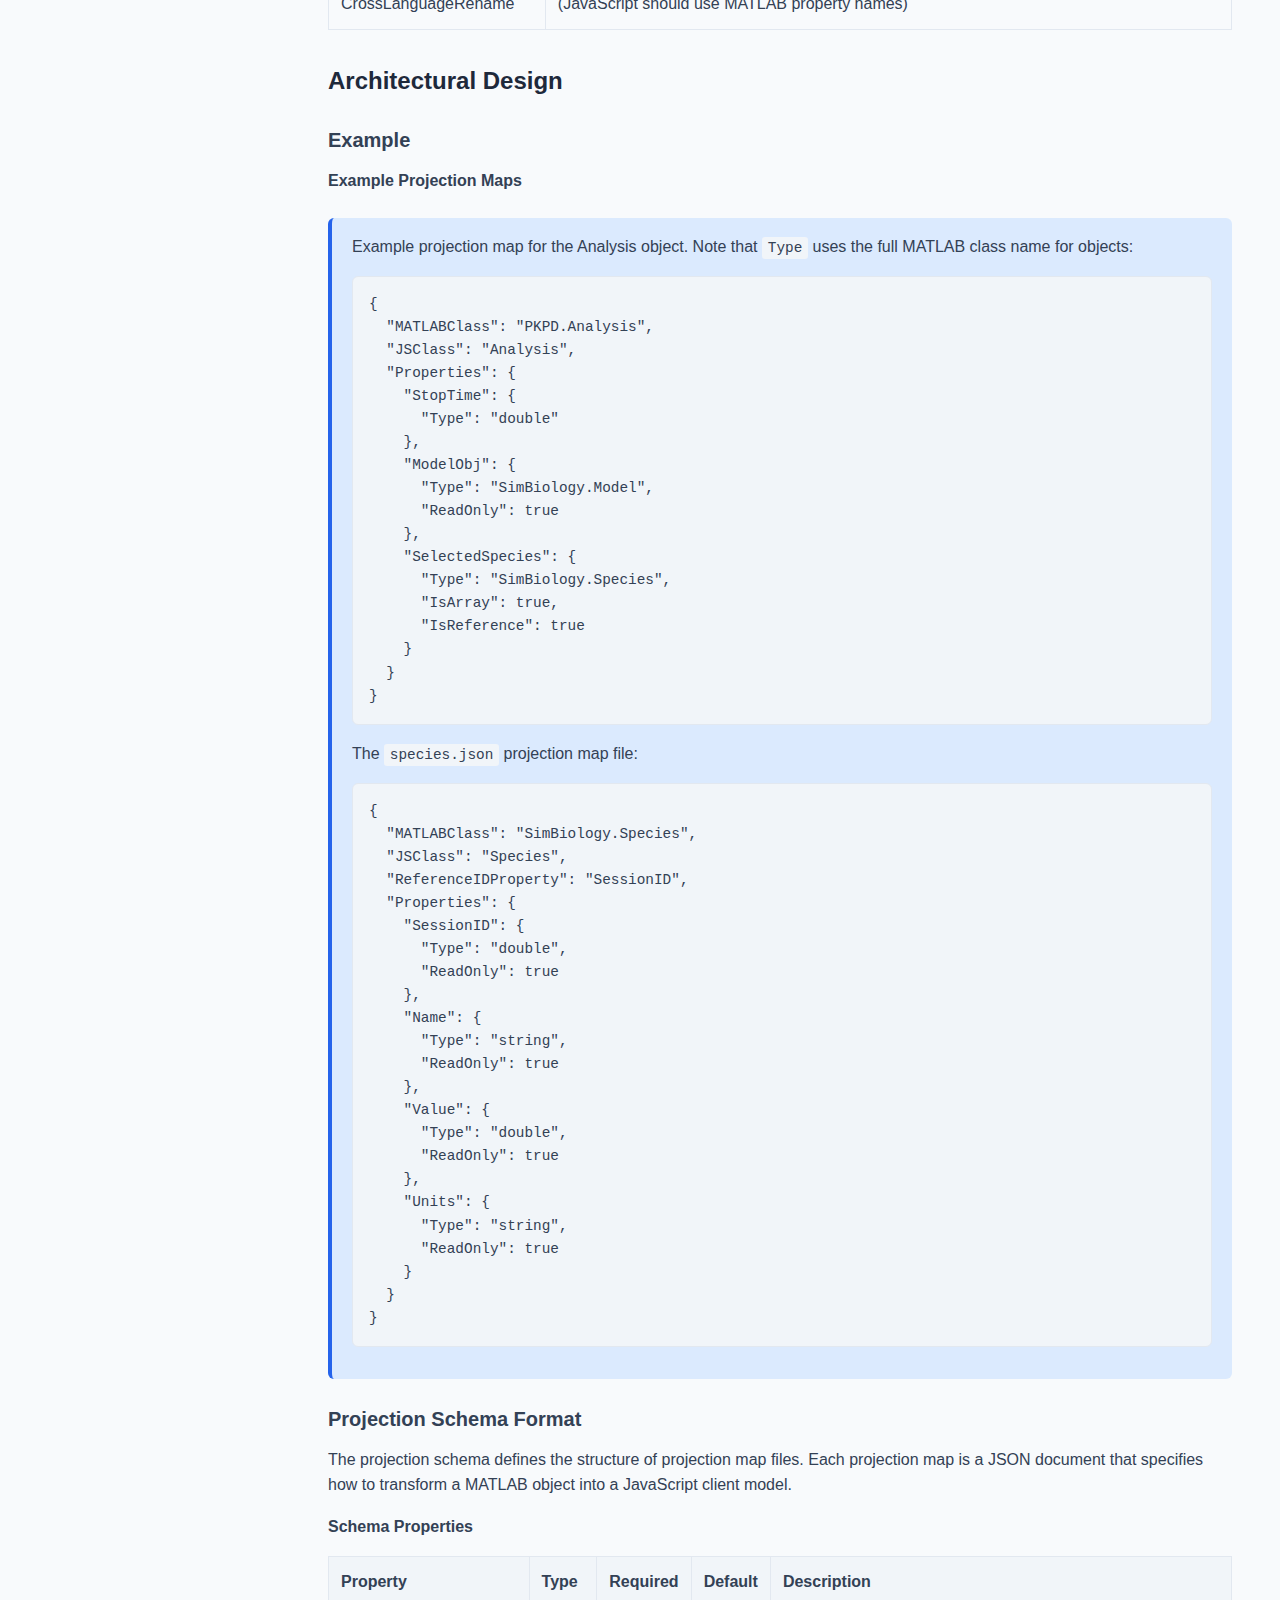
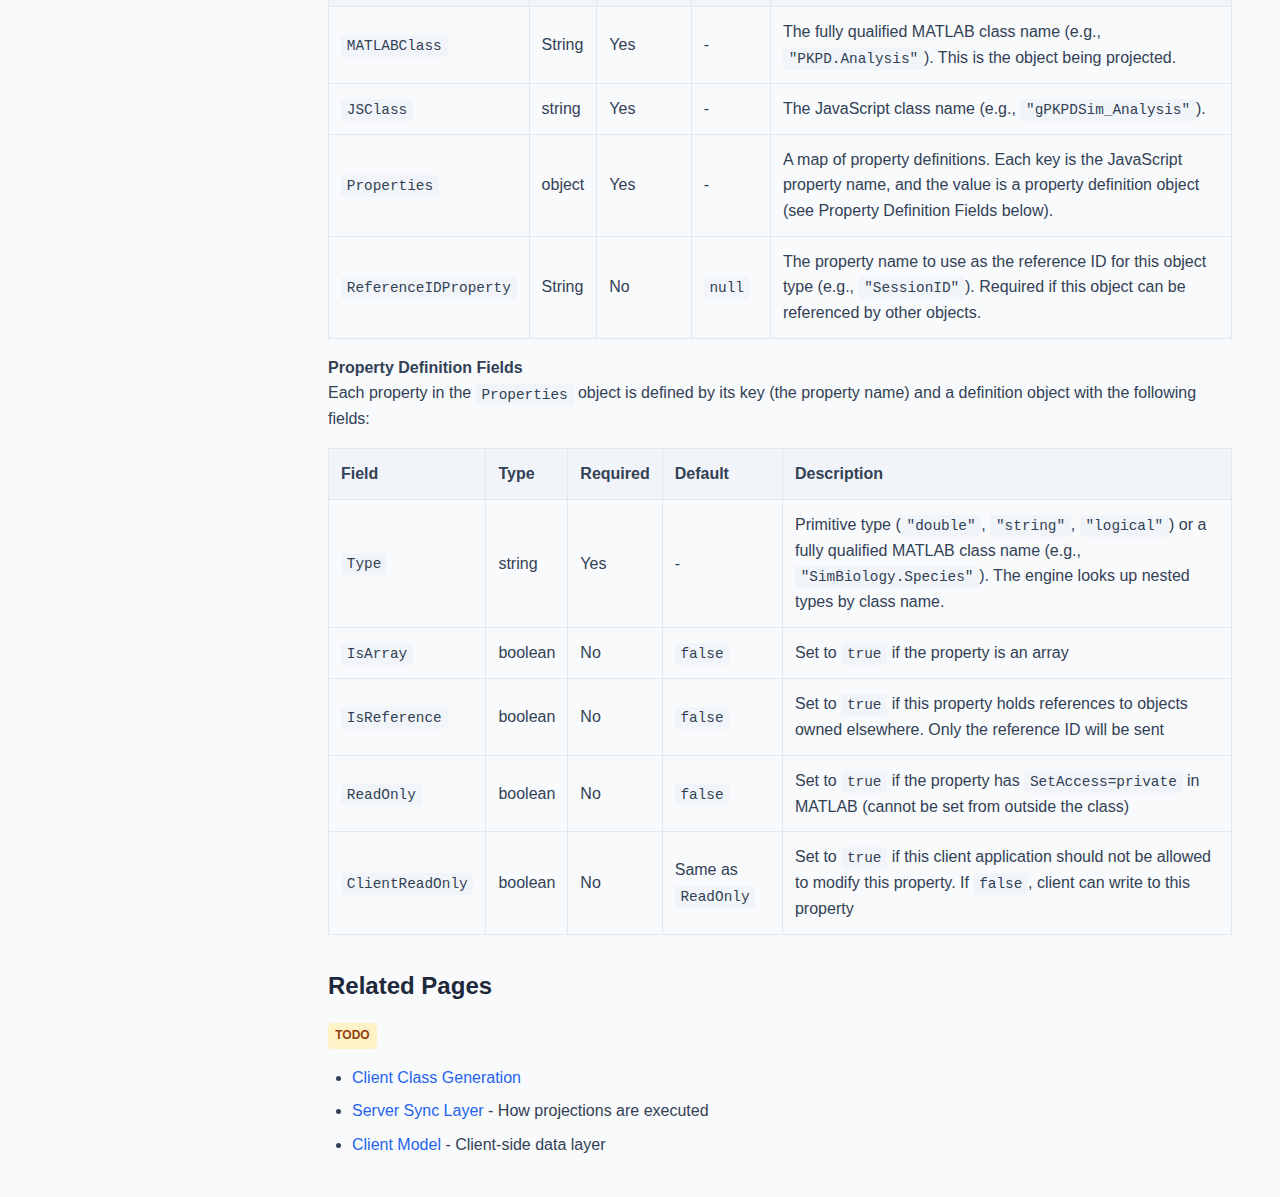
<file: doc/projection-schema.html>
<!DOCTYPE html>
<html lang="en">

<head>
  <meta charset="UTF-8">
  <meta name="viewport" content="width=device-width, initial-scale=1.0">
  <title>Projection Schema - App Framework Spec</title>
  <link rel="stylesheet" href="css/styles.css">
</head>

<body>
  <div class="container">
    <aside class="sidebar">
      <h1>App Framework Spec</h1>
      <nav>
        <ul>
          <li class="section-header">Overview</li>
          <li><a href="index.html"><span class="status-dot ready"></span>Introduction</a></li>
          <li><a href="architecture.html"><span class="status-dot ready"></span>Architecture Overview</a></li>
          <li><a href="roadmap.html"><span class="status-dot unreviewed"></span>Implementation Roadmap</a></li>

          <li class="section-header">Model</li>
          <li><a href="projection-schema.html"><span class="status-dot ready"></span>Projection Schema</a></li>
          <li><a href="projection-engine.html"><span class="status-dot ready"></span>Projection Engine</a></li>
          <li><a href="model-path.html"><span class="status-dot ready"></span>Model Path</a></li>
          <li><a href="client-classes.html"><span class="status-dot ready"></span>Client Class Generation</a></li>

          <li class="section-header">Server Integration</li>
          <li><a href="abstract-controller.html"><span class="status-dot ready"></span>AbstractController</a></li>
          <li><a href="server-sync.html"><span class="status-dot unreviewed"></span>Server Sync Layer</a></li>
          <li><a href="service-layer.html"><span class="status-dot unreviewed"></span>Service Layer</a></li>

          <li class="section-header">Core Framework</li>
          <li><a href="event-system.html"><span class="status-dot unreviewed"></span>Event System</a></li>
          <li><a href="client-model.html"><span class="status-dot unreviewed"></span>Client Model</a></li>
          <li><a href="binding.html"><span class="status-dot unreviewed"></span>Data Binding</a></li>
          <li><a href="view-layer.html"><span class="status-dot unreviewed"></span>View Layer</a></li>

          <li class="section-header">Design Decisions</li>
          <li><a href="open-issues.html"><span class="status-dot unreviewed"></span>Open Issues</a></li>
          <li><a href="coding-guidelines.html"><span class="status-dot unreviewed"></span>Coding Guidelines</a></li>
        </ul>
      </nav>
    </aside>

    <main class="main-content">
      <div class="page-header">
        <h1>Projection Schema</h1>
        <nav class="page-nav">
          <a href="#use-cases" class="page-nav-item">Use Cases</a>
          <a href="#requirements" class="page-nav-item">Requirements</a>
          <a href="#design" class="page-nav-item">Architectural Design</a>
        </nav>
      </div>

      <p>The <strong>projection schema</strong> defines the format for <strong>projection map files</strong> (JSON
        documents) that specify how MATLAB objects are mapped to JavaScript client model classes. We use the
        <strong>PKPD.Analysis</strong> object as our primary example, which presents several synchronization challenges
        that illustrate the key use cases.</p>

      <h2 id="use-cases">Use Cases</h2>

      <p>gPKPDSim Configuration Tool enable users to set up a <strong>PKPD.Analysis</strong> object for use within the main gPKPDSim app.</p>

      <h3>Use Case 1: Property Subset Selection</h3>
      <p>Not all properties of a MATLAB object should be synchronized to the client. Projection map files must allow
        selecting a <strong>subset of properties</strong> to sync.</p>

      <div class="callout callout-info">
        <h4>Characteristics</h4>
        <ul>
          <li>MATLAB objects contain both UI-relevant properties and properties not needed on the client</li>
          <li>The projection map explicitly lists which properties to project</li>
          <li>Allows filtering out large result data that would be expensive to serialize and transfer</li>
        </ul>
      </div>

      <div class="callout callout-example">
        <h4>Example</h4>
        <p>The <code>Analysis</code> object contains configuration settings that the UI needs (e.g.,
          <code>StopTime</code>, <code>SelectedSpecies</code>) as well as properties that are not needed on the client
          (e.g., results data like <code>SimData</code>, <code>FitResults</code>).</p>
      </div>

      <p>Once we have identified the properties to sync, each property falls into one of three categories based on its
        type:</p>

      <h3>Use Case 2: Simple Properties</h3>
      <p>Properties with <strong>primitive values</strong> (numbers, strings, booleans) or simple arrays that can be
        serialized directly to JSON without transformation.</p>

      <div class="callout callout-info">
        <h4>Characteristics</h4>
        <ul>
          <li>Value can be directly converted to JSON</li>
          <li>No nested object structure</li>
          <li>No transformation required</li>
        </ul>
      </div>

      <div class="callout callout-example">
        <h4>Example</h4>
        <p>The <code>Analysis</code> object has simple properties like <code>StopTime</code> (number), <code>Task</code>
          (string), and <code>StartTime</code> (number) that can be sent directly to the client.</p>
      </div>

      <h3>Use Case 3: Hierarchical Object Properties</h3>
      <p>Properties that are <strong>objects or arrays of objects owned by the parent object</strong>. These owned
        objects are themselves hierarchical and require their own projection.</p>

      <div class="callout callout-info">
        <h4>Characteristics</h4>
        <ul>
          <li>The parent object <strong>owns</strong> the child object (composition relationship)</li>
          <li>The child object may itself contain nested objects that need projection</li>
          <li>Cannot serialize the entire object graph (circular references, function handles)</li>
          <li>Must recursively define which properties of the child to extract</li>
        </ul>
      </div>

      <div class="callout callout-example">
        <h4>Example</h4>
        <p>The <code>Analysis</code> object owns a <code>SimBiology.Model</code>, which itself contains
          <code>Species</code>, <code>Parameters</code>, <code>Compartments</code>, and other nested objects that need
          their own projection schemas.</p>
      </div>

      <h3>Use Case 4: Reference Properties</h3>
      <p>Properties that hold <strong>references to objects owned elsewhere</strong> in the object hierarchy. These are
        not owned by the property holder but point to objects that exist in another part of the hierarchy.</p>

      <div class="callout callout-info">
        <h4>Characteristics</h4>
        <ul>
          <li>The property holds a reference (or array of references) to objects owned by another object</li>
          <li>The referenced objects are already projected as part of their owner's hierarchy</li>
          <li>Only the <strong>SessionID</strong> should be sent, not the full object (to avoid duplication)</li>
          <li>The client uses SessionID to match references against the full object collection</li>
        </ul>
      </div>

      <div class="callout callout-example">
        <h4>Example</h4>
        <p>The <code>Analysis.SelectedSpecies</code> property is an array of references to species objects that are
          owned by <code>Analysis.Model</code>. Instead of duplicating the full species data, only the SessionID values
          are sent.</p>
      </div>

      <h2 id="requirements">Requirements</h2>

      <table>
        <thead>
          <tr>
            <th>ID</th>
            <th>Requirement</th>
          </tr>
        </thead>
        <tbody>
          <tr>
            <td>R-PropertySubset</td>
            <td>Projection maps must support property subset selection (explicitly list which properties to project)
            </td>
          </tr>
          <tr>
            <td>R-PrimitiveProperty</td>
            <td>Projection maps must support simple property mapping (primitive values directly to JSON)</td>
          </tr>
          <tr>
            <td>R-NestedSchema</td>
            <td>Projection maps must support referencing other projection maps to handle hierarchical objects</td>
          </tr>
          <tr>
            <td>R-ReferenceProperty</td>
            <td>Projection maps must allow objects to define which property to use as reference ID (e.g., SessionID)
            </td>
          </tr>
          <tr>
            <td>R-PropertyPermissions</td>
            <td>Projection maps must specify property mutability (ReadOnly in MATLAB, Writable by client app)</td>
          </tr>
          <tr>
            <td>R-MultipleSchemas</td>
            <td>Multiple projection maps can be defined for the same MATLAB object to support different applications
            </td>
          </tr>
          <tr>
            <td>R-JSONFormat</td>
            <td>Projection map files must be JSON for easy parsing in both MATLAB and JavaScript</td>
          </tr>
          <tr>
            <td>R-HumanReadable</td>
            <td>Projection maps must be human-readable and self-documenting</td>
          </tr>
          <tr>
            <td>R-GracefulHandling</td>
            <td>Projection must handle missing/null source properties gracefully</td>
          </tr>
          <tr>
            <td>R-PropertyNames</td>
            <td>Property names should match MATLAB property names to make JavaScript objects feel like the original
              MATLAB objects</td>
          </tr>
          <tr>
            <td>NR-CrossLanguageRename</td>
            <td><strong>Non-Requirement:</strong> Do not need to specify different property names across languages
              (JavaScript should use MATLAB property names)</td>
          </tr>
        </tbody>
      </table>

      <h2 id="design">Architectural Design</h2>

      <h3>Example</h3>

      <h4>Example Projection Maps</h4>
      <div class="callout callout-example">
        <p>Example projection map for the Analysis object. Note that <code>Type</code> uses the full MATLAB class name for objects:</p>
        <pre><code class="language-json">{
  "MATLABClass": "PKPD.Analysis",
  "JSClass": "Analysis",
  "Properties": {
    "StopTime": {
      "Type": "double"
    },
    "ModelObj": {
      "Type": "SimBiology.Model",
      "ReadOnly": true
    },
    "SelectedSpecies": {
      "Type": "SimBiology.Species",
      "IsArray": true,
      "IsReference": true
    }
  }
}</code></pre>
        <p>The <code>species.json</code> projection map file:</p>
        <pre><code class="language-json">{
  "MATLABClass": "SimBiology.Species",
  "JSClass": "Species",
  "ReferenceIDProperty": "SessionID",
  "Properties": {
    "SessionID": {
      "Type": "double",
      "ReadOnly": true
    },
    "Name": {
      "Type": "string",
      "ReadOnly": true
    },
    "Value": {
      "Type": "double",
      "ReadOnly": true
    },
    "Units": {
      "Type": "string",
      "ReadOnly": true
    }
  }
}</code></pre>
      </div>

      <h3>Projection Schema Format</h3>
      <p>The projection schema defines the structure of projection map files. Each projection map is a JSON document
        that specifies how to transform a MATLAB object into a JavaScript client model.</p>

      <h4>Schema Properties</h4>

      <table>
        <thead>
          <tr>
            <th>Property</th>
            <th>Type</th>
            <th>Required</th>
            <th>Default</th>
            <th>Description</th>
          </tr>
        </thead>
        <tbody>
          <tr>
            <td><code>MATLABClass</code></td>
            <td>String</td>
            <td>Yes</td>
            <td>-</td>
            <td>The fully qualified MATLAB class name (e.g., <code>"PKPD.Analysis"</code>). This is the object being
              projected.</td>
          </tr>
          <tr>
            <td><code>JSClass</code></td>
            <td>string</td>
            <td>Yes</td>
            <td>-</td>
            <td>The JavaScript class name (e.g., <code>"gPKPDSim_Analysis"</code>).</td>
          </tr>
          <tr>
            <td><code>Properties</code></td>
            <td>object</td>
            <td>Yes</td>
            <td>-</td>
            <td>A map of property definitions. Each key is the JavaScript property name, and the value is a property
              definition object (see Property Definition Fields below).</td>
          </tr>
          <tr>
            <td><code>ReferenceIDProperty</code></td>
            <td>String</td>
            <td>No</td>
            <td><code>null</code></td>
            <td>The property name to use as the reference ID for this object type (e.g., <code>"SessionID"</code>).
              Required if this object can be referenced by other objects.</td>
          </tr>
        </tbody>
      </table>

      <h4>Property Definition Fields</h4>

      <p>Each property in the <code>Properties</code> object is defined by its key (the property name) and a definition
        object with the following fields:</p>

      <table>
        <thead>
          <tr>
            <th>Field</th>
            <th>Type</th>
            <th>Required</th>
            <th>Default</th>
            <th>Description</th>
          </tr>
        </thead>
        <tbody>
          <tr>
            <td><code>Type</code></td>
            <td>string</td>
            <td>Yes</td>
            <td>-</td>
            <td>Primitive type (<code>"double"</code>, <code>"string"</code>, <code>"logical"</code>) or a fully qualified MATLAB class name (e.g., <code>"SimBiology.Species"</code>). The engine looks up nested types by class name.</td>
          </tr>
          <tr>
            <td><code>IsArray</code></td>
            <td>boolean</td>
            <td>No</td>
            <td><code>false</code></td>
            <td>Set to <code>true</code> if the property is an array</td>
          </tr>
          <tr>
            <td><code>IsReference</code></td>
            <td>boolean</td>
            <td>No</td>
            <td><code>false</code></td>
            <td>Set to <code>true</code> if this property holds references to objects owned elsewhere. Only the
              reference ID will be sent</td>
          </tr>
          <tr>
            <td><code>ReadOnly</code></td>
            <td>boolean</td>
            <td>No</td>
            <td><code>false</code></td>
            <td>Set to <code>true</code> if the property has <code>SetAccess=private</code> in MATLAB (cannot be set
              from outside the class)</td>
          </tr>
          <tr>
            <td><code>ClientReadOnly</code></td>
            <td>boolean</td>
            <td>No</td>
            <td>Same as <code>ReadOnly</code></td>
            <td>Set to <code>true</code> if this client application should not be allowed to modify this property. If
              <code>false</code>, client can write to this property</td>
          </tr>
        </tbody>
      </table>


      <h2>Related Pages</h2>
      <p><span class="badge badge-open">TODO</span></p>
      <ul>
        <li><a href="client-classes.html">Client Class Generation</a></li>
        <li><a href="server-sync.html">Server Sync Layer</a> - How projections are executed</li>
        <li><a href="client-model.html">Client Model</a> - Client-side data layer</li>
      </ul>
    </main>
  </div>
</body>

</html>
</file>
<file: doc/css/styles.css>
/* App Framework Specification - Styles */

:root {
  --primary-color: #2563eb;
  --primary-dark: #1d4ed8;
  --secondary-color: #64748b;
  --bg-color: #f8fafc;
  --sidebar-bg: #1e293b;
  --sidebar-text: #e2e8f0;
  --sidebar-active: #3b82f6;
  --content-bg: #ffffff;
  --border-color: #e2e8f0;
  --code-bg: #f1f5f9;
  --warning-bg: #fef3c7;
  --warning-border: #f59e0b;
  --issue-bg: #fee2e2;
  --issue-border: #ef4444;
  --decided-bg: #dcfce7;
  --decided-border: #22c55e;
  --example-bg: #dbeafe;
  --example-border: #2563eb;
}

* {
  box-sizing: border-box;
  margin: 0;
  padding: 0;
}

body {
  font-family: -apple-system, BlinkMacSystemFont, 'Segoe UI', Roboto, Oxygen, Ubuntu, sans-serif;
  line-height: 1.6;
  color: #334155;
  background: var(--bg-color);
}

/* Layout */
.container {
  display: flex;
  min-height: 100vh;
}

/* Sidebar */
.sidebar {
  width: 280px;
  background: var(--sidebar-bg);
  color: var(--sidebar-text);
  padding: 1.5rem 0;
  position: fixed;
  height: 100vh;
  overflow-y: auto;
}

.sidebar h1 {
  font-size: 1.25rem;
  padding: 0 1.5rem 1rem;
  border-bottom: 1px solid rgba(255,255,255,0.1);
  margin-bottom: 1rem;
}

.sidebar nav ul {
  list-style: none;
}

.sidebar nav ul li a {
  display: block;
  padding: 0.5rem 1.5rem;
  color: var(--sidebar-text);
  text-decoration: none;
  font-size: 0.9rem;
  transition: background 0.2s;
}

.sidebar nav ul li a:hover {
  background: rgba(255,255,255,0.1);
}

.sidebar nav ul li a.active {
  background: var(--sidebar-active);
  color: white;
}

.sidebar nav ul li.section-header {
  padding: 1rem 1.5rem 0.5rem;
  font-size: 0.75rem;
  text-transform: uppercase;
  letter-spacing: 0.05em;
  color: #94a3b8;
  font-weight: 600;
}

/* Main Content */
.main-content {
  margin-left: 280px;
  flex: 1;
  padding: 2rem 3rem;
  max-width: 1100px;
}

.main-content > h1:first-of-type {
  display: none; /* Hidden when using page-header */
}

.main-content h1 {
  font-size: 2rem;
  color: #0f172a;
  margin-bottom: 0.5rem;
  border-bottom: 2px solid var(--primary-color);
  padding-bottom: 0.5rem;
}

.main-content h2 {
  font-size: 1.5rem;
  color: #1e293b;
  margin: 2rem 0 1rem;
  scroll-margin-top: 6rem;  /* Offset for sticky header */
}

.main-content h3 {
  font-size: 1.25rem;
  color: #334155;
  margin: 1.5rem 0 0.75rem;
}

.main-content p {
  margin-bottom: 1rem;
}

.main-content ul, .main-content ol {
  margin-bottom: 1rem;
  padding-left: 1.5rem;
}

.main-content li {
  margin-bottom: 0.5rem;
}

/* Code blocks */
code {
  background: var(--code-bg);
  padding: 0.2em 0.4em;
  border-radius: 3px;
  font-family: 'SF Mono', Monaco, Consolas, monospace;
  font-size: 0.9em;
}

pre {
  background: var(--code-bg);
  padding: 1rem;
  border-radius: 6px;
  overflow-x: auto;
  margin-bottom: 1rem;
  border: 1px solid var(--border-color);
}

pre code {
  background: none;
  padding: 0;
}

/* Callout boxes */
.callout {
  padding: 1rem 1.25rem;
  border-radius: 6px;
  margin: 1.5rem 0;
  border-left: 4px solid;
}

.callout-warning {
  background: var(--warning-bg);
  border-color: var(--warning-border);
}

.callout-issue {
  background: var(--issue-bg);
  border-color: var(--issue-border);
}

.callout-decided {
  background: var(--decided-bg);
  border-color: var(--decided-border);
}

.callout-example {
  background: var(--example-bg);
  border-color: var(--example-border);
}

.callout h4 {
  margin-bottom: 0.5rem;
  font-weight: 600;
}

/* Tables */
table {
  width: 100%;
  border-collapse: collapse;
  margin: 1rem 0;
}

th, td {
  padding: 0.75rem;
  text-align: left;
  border: 1px solid var(--border-color);
}

th {
  background: var(--code-bg);
  font-weight: 600;
}

/* Diagram boxes */
.diagram {
  background: white;
  border: 1px solid var(--border-color);
  border-radius: 8px;
  padding: 1.5rem;
  margin: 1.5rem 0;
  font-family: monospace;
  white-space: pre;
  overflow-x: auto;
  line-height: 1.4;
}

/* Status badges */
.badge {
  display: inline-block;
  padding: 0.25em 0.6em;
  font-size: 0.75rem;
  font-weight: 600;
  border-radius: 4px;
  text-transform: uppercase;
}

.badge-open { background: #fef3c7; color: #92400e; }
.badge-decided { background: #dcfce7; color: #166534; }
.badge-wip { background: #dbeafe; color: #1e40af; }

/* Sidebar status indicators */
.sidebar nav ul li a .status-dot {
  display: inline-block;
  width: 8px;
  height: 8px;
  border-radius: 50%;
  margin-right: 8px;
  vertical-align: middle;
}

.status-dot.unreviewed { background: #94a3b8; }
.status-dot.designed { background: #22c55e; }
.status-dot.in-progress { background: #3b82f6; }
.status-dot.ready { background: #22c55e; box-shadow: 0 0 0 2px rgba(34, 197, 94, 0.3); }

/* Page header with title and navigation */
.page-header {
  position: sticky;
  top: 0;
  z-index: 100;
  margin: -2rem -3rem 2rem -3rem;
  width: calc(100vw - 280px);  /* Full viewport width minus sidebar */
  box-shadow: 0 2px 8px rgba(0, 0, 0, 0.15);
}

.page-header h1 {
  background: #94a3b8;  /* Light slate blue */
  color: var(--sidebar-bg);  /* Dark text like sidebar background */
  font-size: 1.5rem;
  margin: 0;
  padding: 1rem 3rem;
  border: none;
  font-weight: 600;
}

.page-nav {
  display: flex;
  gap: 0;
  background: #cbd5e1;  /* Lighter background like title area */
  border-top: 1px solid rgba(0,0,0,0.1);
}

.page-nav-item {
  padding: 0.75rem 1.5rem;
  color: var(--sidebar-bg);  /* Dark text like sidebar background */
  font-weight: 500;
  font-size: 0.9rem;
  border-right: 1px solid rgba(0,0,0,0.1);
  transition: background 0.2s, color 0.2s;
  white-space: nowrap;
}

.page-nav-item:last-child {
  border-right: none;
}

.page-nav-item:hover {
  background: #b8c5d4;
  color: var(--sidebar-bg);
  text-decoration: none;
}

/* Links */
a {
  color: var(--primary-color);
  text-decoration: none;
}

a:hover {
  text-decoration: underline;
}

/* Responsive */
@media (max-width: 768px) {
  .sidebar {
    width: 100%;
    position: relative;
    height: auto;
  }
  
  .main-content {
    margin-left: 0;
    padding: 1rem;
  }
}
</file>
